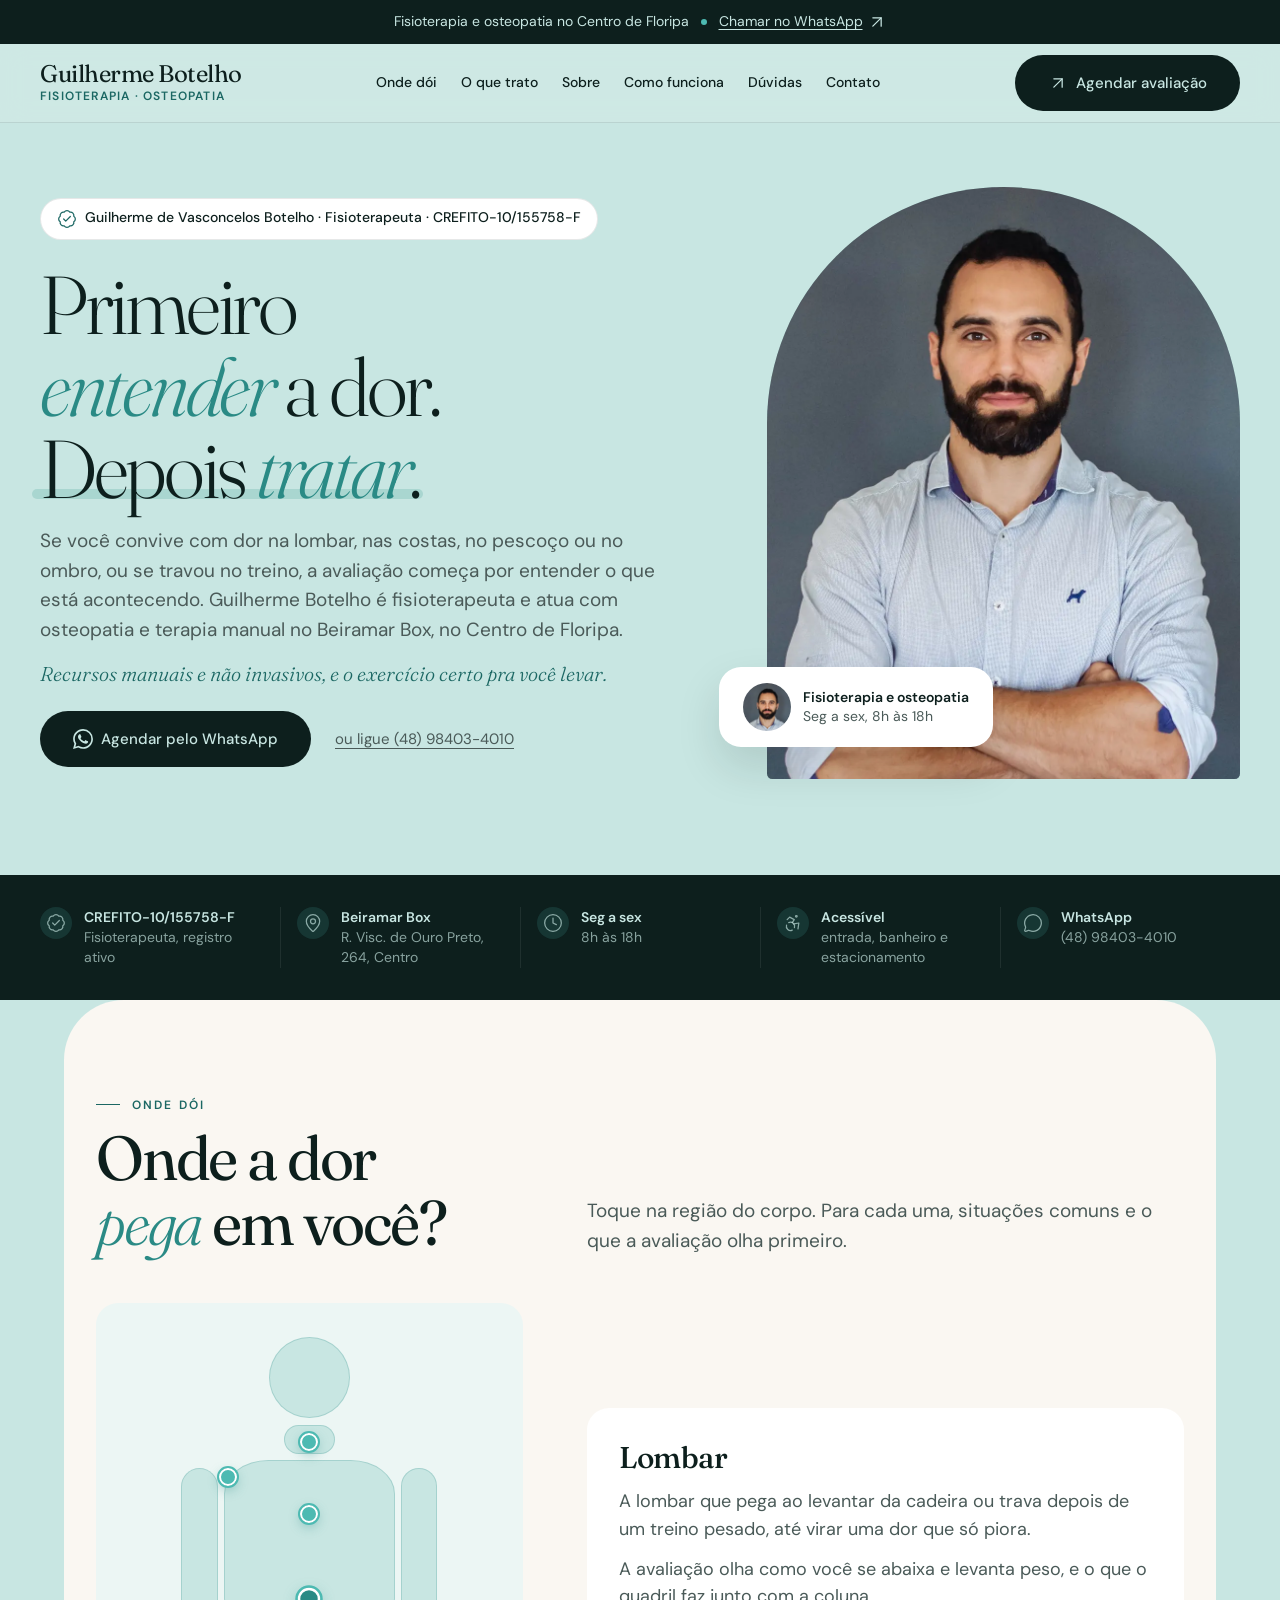
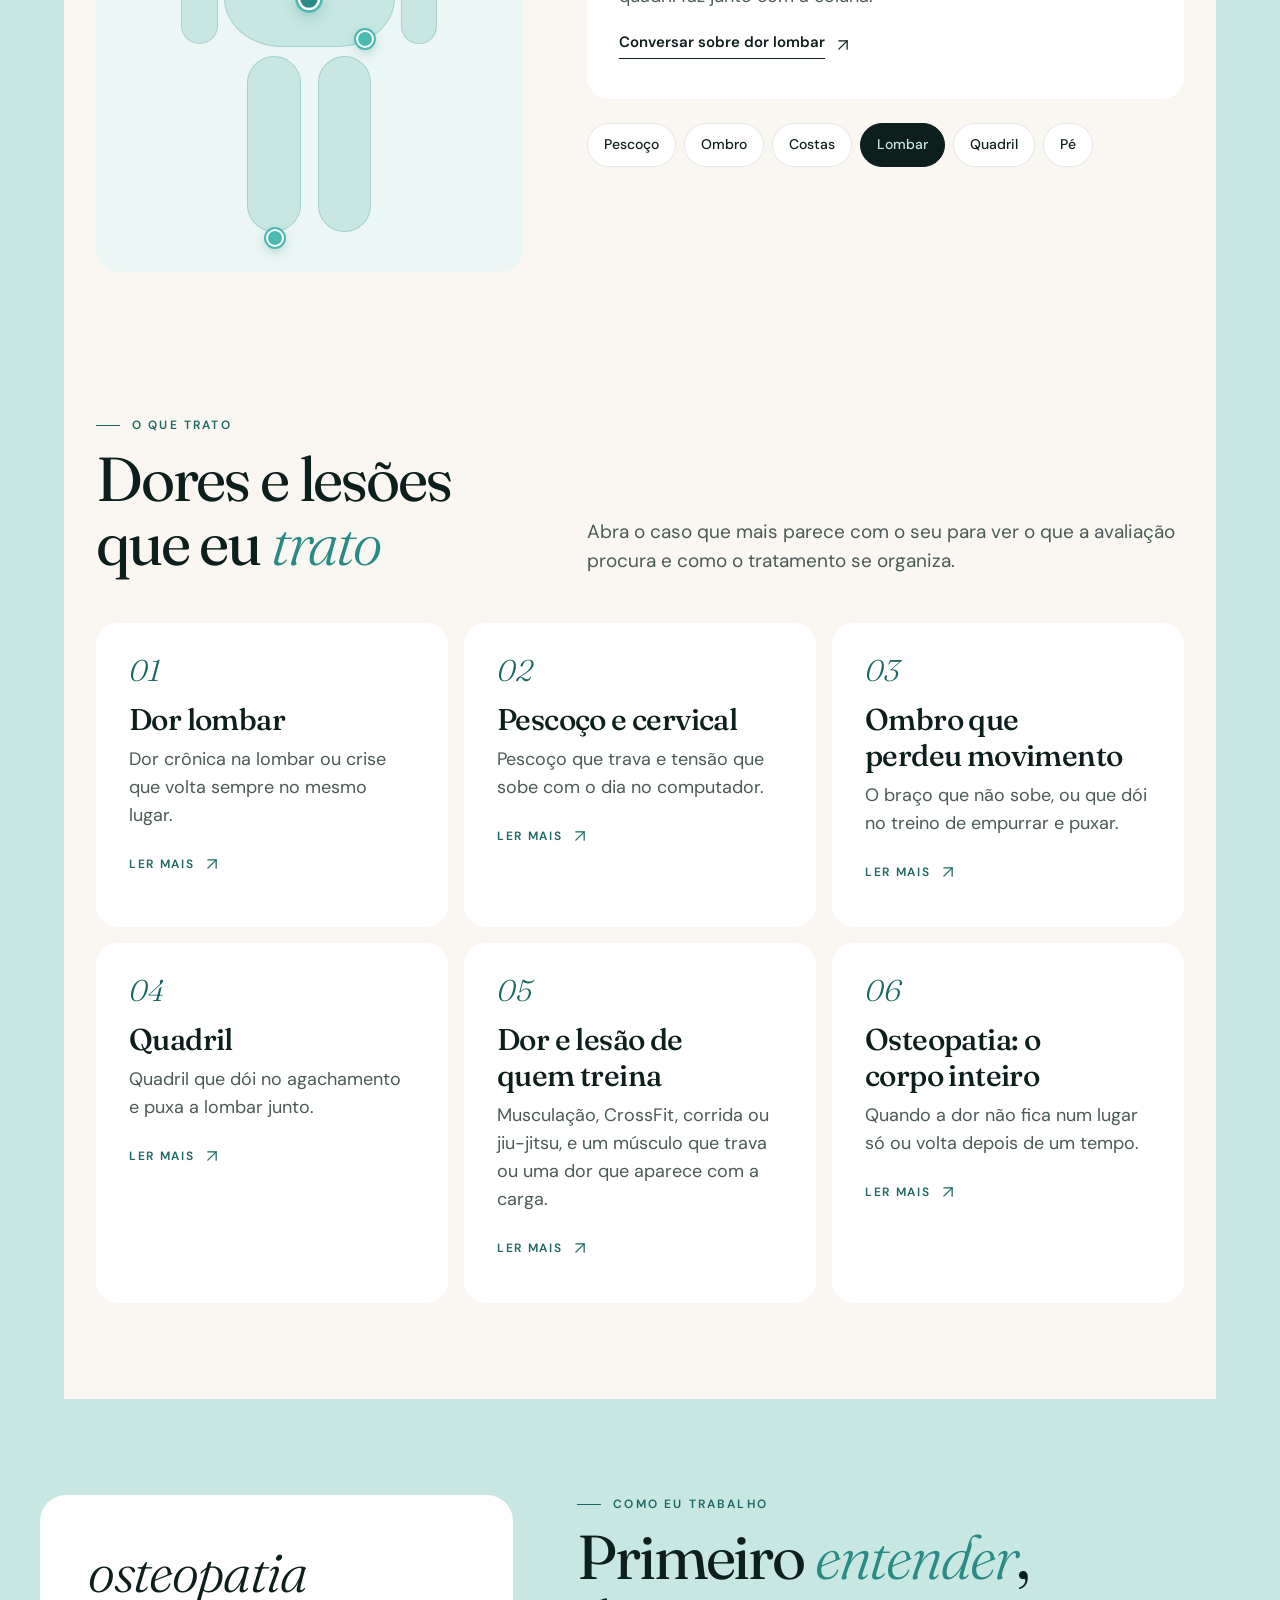
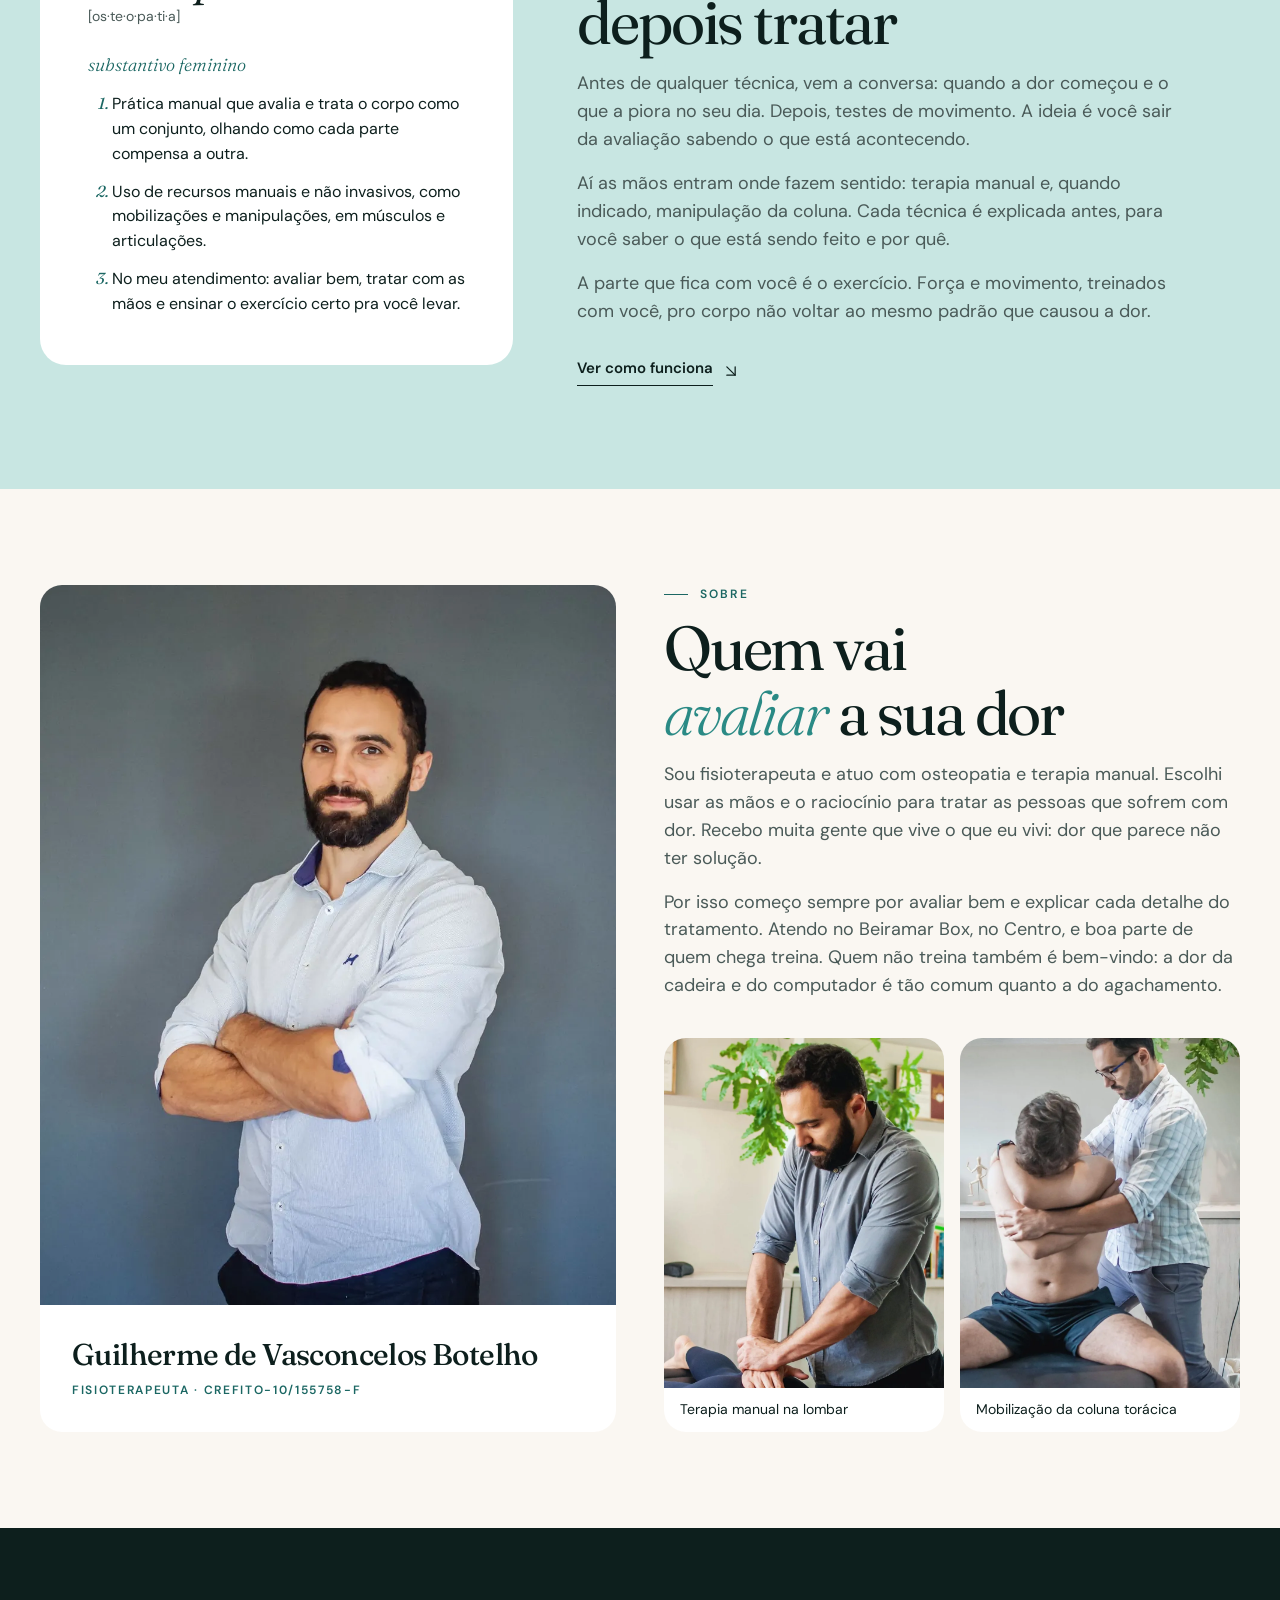
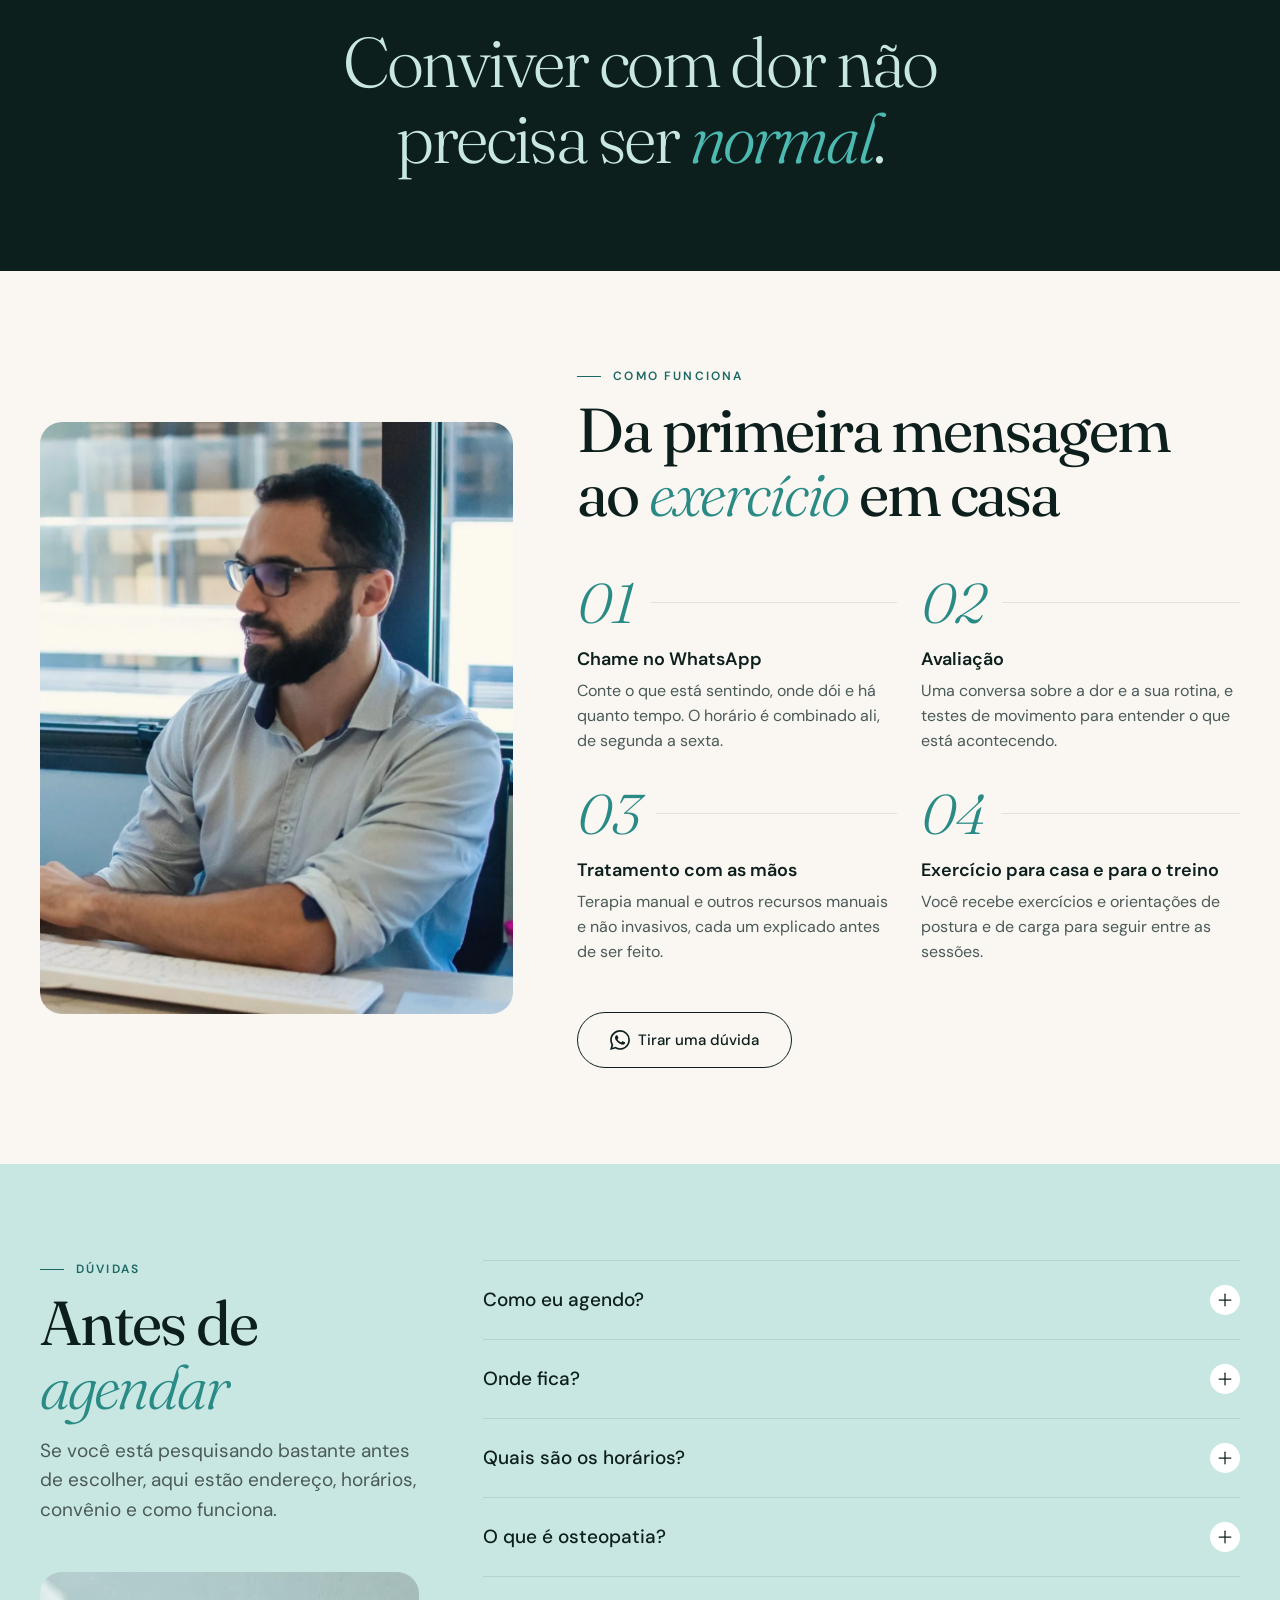
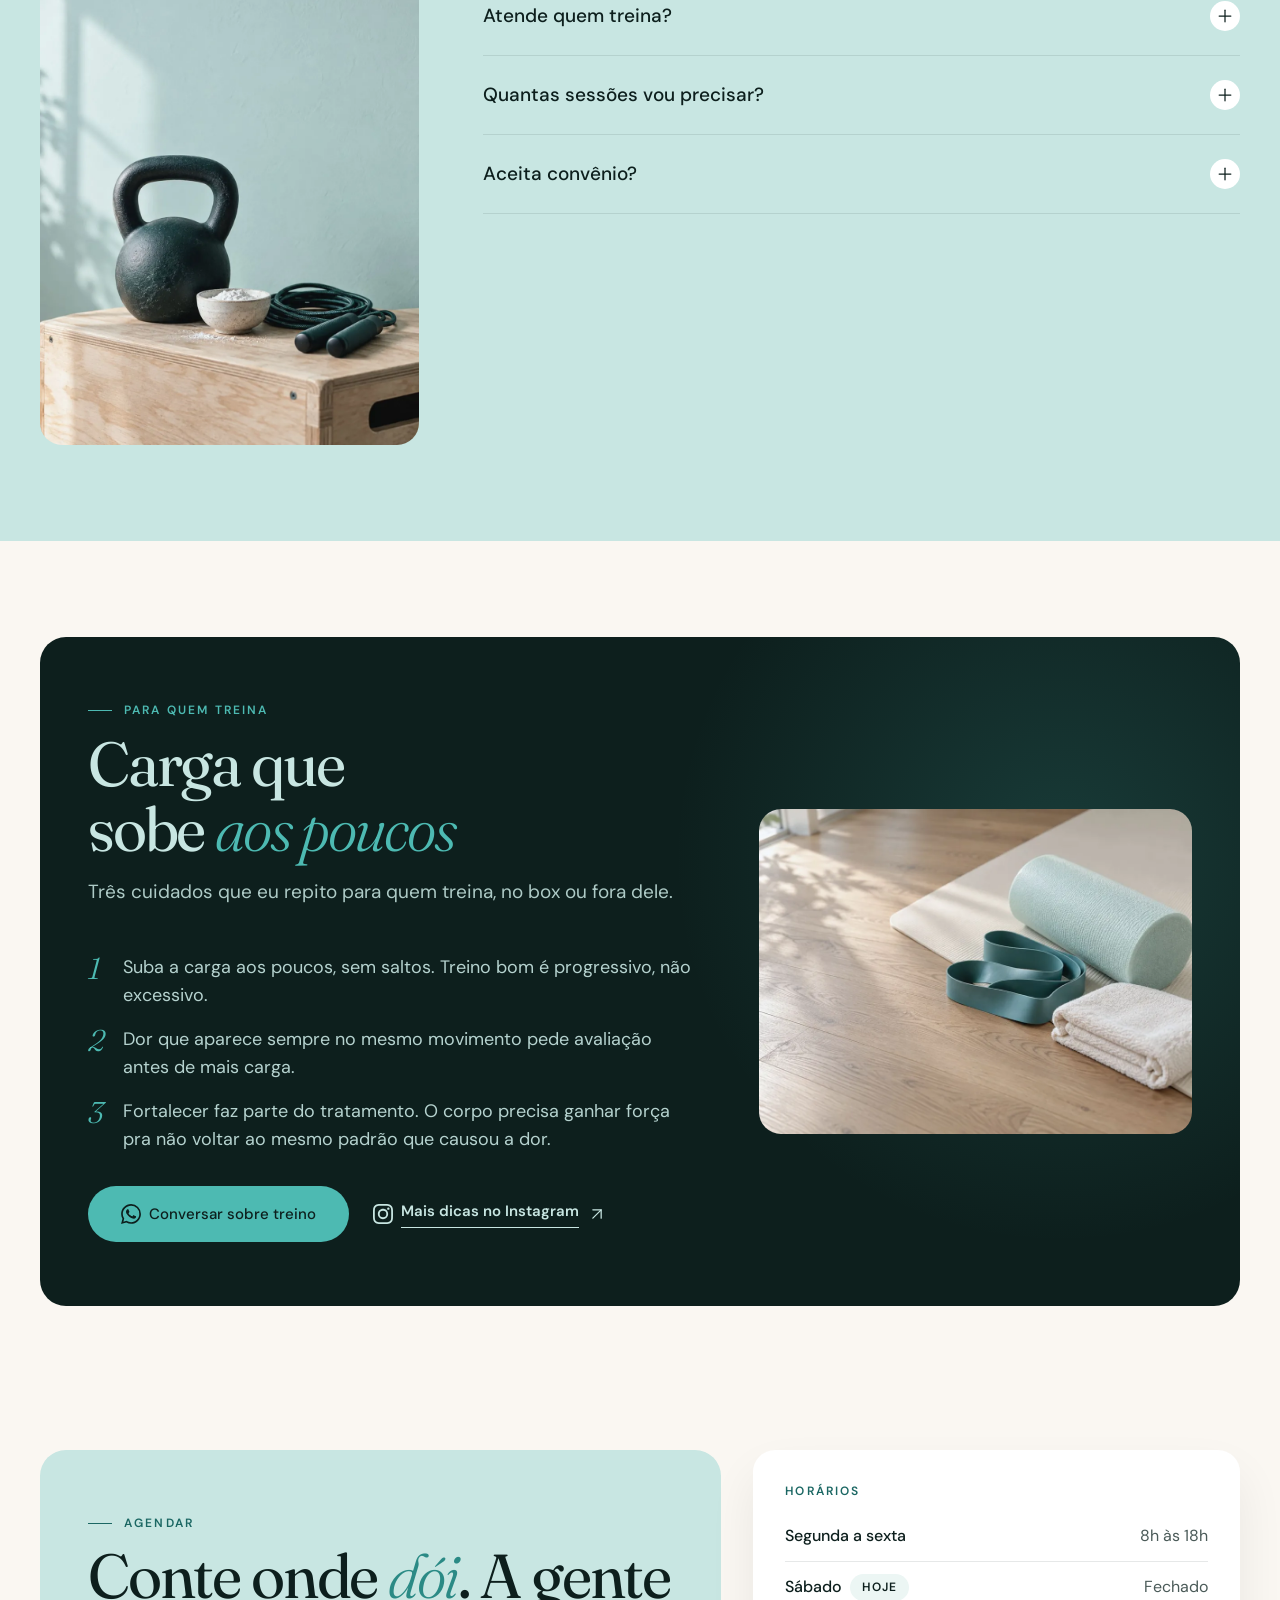
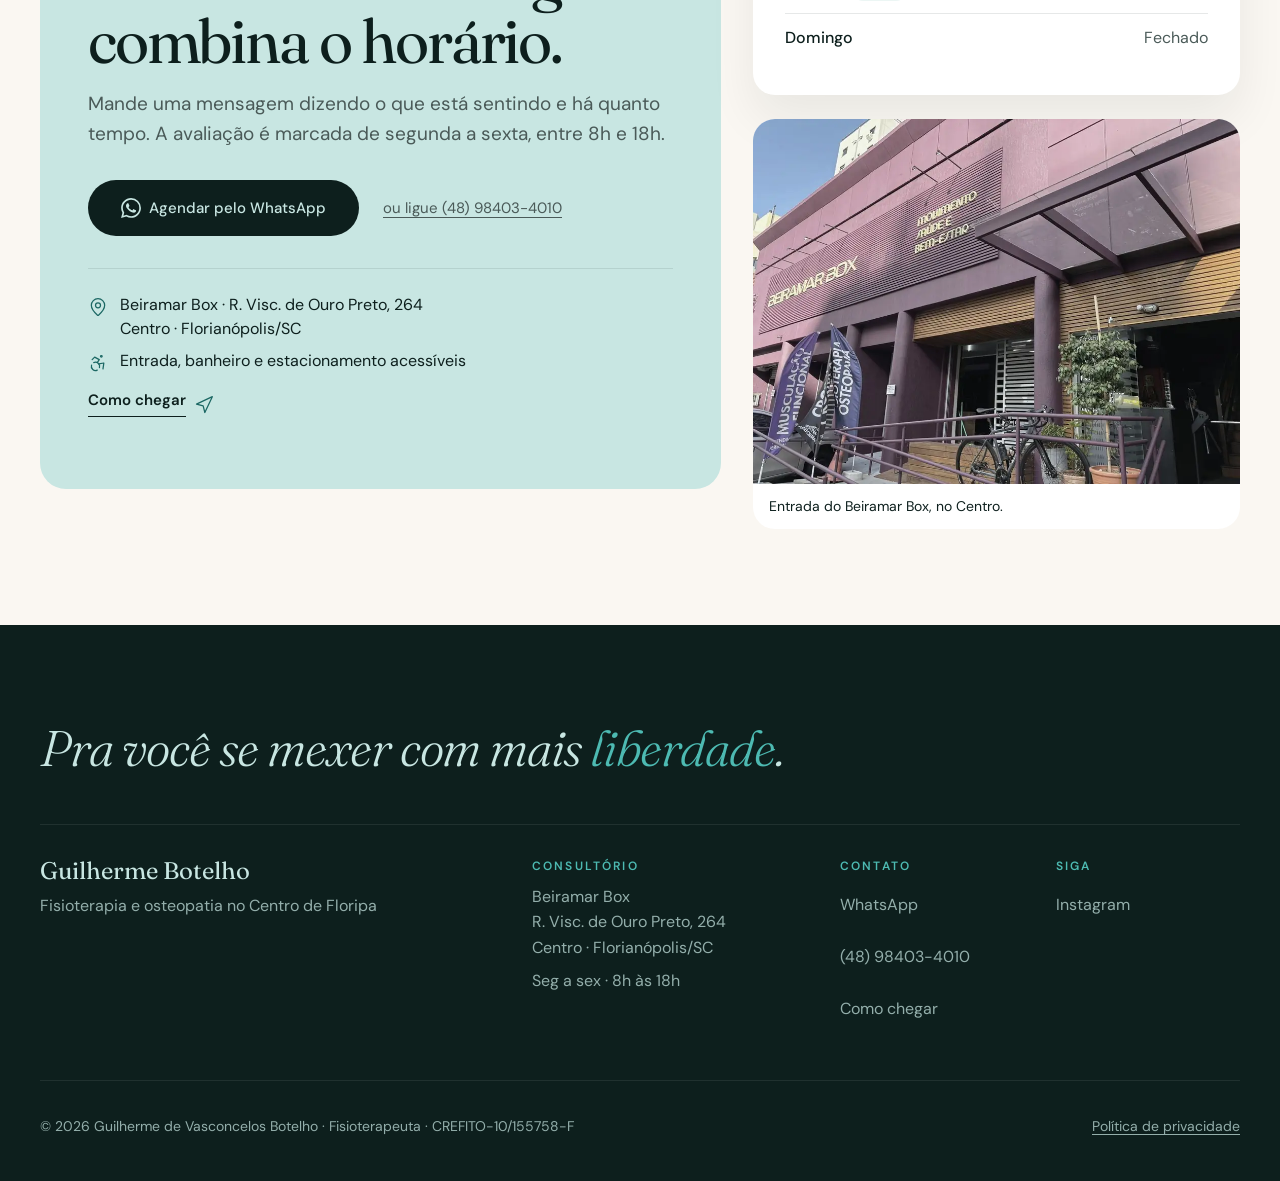
<file: index.html>
<!DOCTYPE html>
<html lang="pt-BR">
<head>
<meta charset="UTF-8">
<meta name="viewport" content="width=device-width, initial-scale=1">
<!-- PRÉ-VENDA: não remover até o Armin fechar a venda -->
<meta name="robots" content="noindex, nofollow">
<title>Fisioterapeuta no Centro, Florianópolis · Guilherme Botelho</title>
<meta name="description" content="Guilherme Botelho é fisioterapeuta e atua com osteopatia e terapia manual no Beiramar Box, Centro de Florianópolis. Agende a avaliação pelo WhatsApp.">
<meta property="og:title" content="Fisioterapeuta no Centro, Florianópolis · Guilherme Botelho">
<meta property="og:description" content="Guilherme Botelho é fisioterapeuta e atua com osteopatia e terapia manual no Beiramar Box, Centro de Florianópolis. Agende a avaliação pelo WhatsApp.">
<meta property="og:type" content="website">
<meta property="og:locale" content="pt_BR">
<meta property="og:url" content="https://infomediamethods-sys.github.io/guilherme-botelho-fisioterapeuta/">
<meta property="og:image" content="https://infomediamethods-sys.github.io/guilherme-botelho-fisioterapeuta/assets/img/og-guilherme.jpg">
<meta name="theme-color" content="#C8E6E2">
<link rel="icon" href="data:image/svg+xml,%3Csvg%20xmlns%3D%22http%3A%2F%2Fwww.w3.org%2F2000%2Fsvg%22%20viewBox%3D%220%200%2064%2064%22%3E%3Crect%20width%3D%2264%22%20height%3D%2264%22%20rx%3D%2214%22%20fill%3D%22%230D1F1D%22%2F%3E%3Ctext%20x%3D%2232%22%20y%3D%2242%22%20text-anchor%3D%22middle%22%20font-family%3D%22Georgia%2Cserif%22%20font-size%3D%2228%22%20fill%3D%22%23C8E6E2%22%3EGB%3C%2Ftext%3E%3C%2Fsvg%3E">
<link rel="preconnect" href="https://fonts.googleapis.com">
<link rel="preconnect" href="https://fonts.gstatic.com" crossorigin>
<link href="https://fonts.googleapis.com/css2?family=Fraunces:ital,opsz,wght@0,9..144,300;0,9..144,400;0,9..144,500;1,9..144,300&family=DM+Sans:wght@400;500;600&display=swap" rel="stylesheet">
<link rel="preload" as="image" media="(max-width: 899px)" imagesrcset="assets/img/heroi-retrato-celular-480.webp 480w, assets/img/heroi-retrato-celular-960.webp 960w" imagesizes="100vw">
<link rel="stylesheet" href="assets/css/base.css">
<link rel="stylesheet" href="assets/css/style.css">
<script type="application/ld+json">{"@context":"https://schema.org","@graph":[{"@type":"Person","@id":"https://infomediamethods-sys.github.io/guilherme-botelho-fisioterapeuta/#guilherme","name":"Guilherme de Vasconcelos Botelho","alternateName":"Guilherme Botelho","jobTitle":"Fisioterapeuta","identifier":"CREFITO-10/155758-F","sameAs":["https://www.instagram.com/guilhermebotelhoosteopatia/"],"worksFor":{"@id":"https://infomediamethods-sys.github.io/guilherme-botelho-fisioterapeuta/#consultorio"}},{"@type":"MedicalBusiness","@id":"https://infomediamethods-sys.github.io/guilherme-botelho-fisioterapeuta/#consultorio","name":"Guilherme Botelho · Fisioterapia e osteopatia","url":"https://infomediamethods-sys.github.io/guilherme-botelho-fisioterapeuta/","image":"https://infomediamethods-sys.github.io/guilherme-botelho-fisioterapeuta/assets/img/og-guilherme.jpg","telephone":"+55 48 98403-4010","address":{"@type":"PostalAddress","streetAddress":"R. Visc. de Ouro Preto, 264 (Beiramar Box)","addressLocality":"Florianópolis","addressRegion":"SC","addressCountry":"BR"},"geo":{"@type":"GeoCoordinates","latitude":-27.5948816,"longitude":-48.5476744},"openingHours":"Mo-Fr 08:00-18:00","hasMap":"https://www.google.com/maps/place/Guilherme+Botelho+-+Fisioterapeuta+e+Osteopata/data=!4m7!3m6!1s0x9527392960eb740b:0x366323e6d070c295!8m2!3d-27.5948816!4d-48.5476744!16s%2Fg%2F11rnjy53hc!19sChIJC3TrYCk5J5URlcJw0OYjYzY","founder":{"@id":"https://infomediamethods-sys.github.io/guilherme-botelho-fisioterapeuta/#guilherme"}}]}</script>
</head>
<body>
<a class="pular-conteudo" href="#conteudo">Pular para o conteúdo</a>

<div class="aviso fundo-escuro">
  <p class="aviso__texto"><span>Fisioterapia e osteopatia no Centro de Floripa</span><span class="aviso__ponto" aria-hidden="true"></span><a class="aviso__link" href="https://wa.me/5548984034010?text=Ol%C3%A1%2C%20Guilherme!%20Vi%20seu%20site%20e%20quero%20agendar%20uma%20avalia%C3%A7%C3%A3o." target="_blank" rel="noopener">Chamar no WhatsApp <svg aria-hidden="true" focusable="false" class="icone icone--arrow-up-right" xmlns="http://www.w3.org/2000/svg" width="24" height="24" viewBox="0 0 24 24" fill="none" stroke="currentColor" stroke-width="1.5" stroke-linecap="round" stroke-linejoin="round" ><path d="M7 7h10v10" /><path d="M7 17 17 7" /></svg></a></p>
</div>

<header class="cabecalho" data-header>
  <div class="container cabecalho__linha">
    <a class="marca" href="#inicio" aria-label="Guilherme Botelho, início">
      <span class="marca__nome">Guilherme Botelho</span>
      <span class="marca__rotulo">Fisioterapia · Osteopatia</span>
    </a>
    <nav class="nav" aria-label="Principal">
      <ul class="nav__lista" role="list">
        <li><a class="nav__link" href="#onde-doi">Onde dói</a></li>
        <li><a class="nav__link" href="#o-que-trato">O que trato</a></li>
        <li><a class="nav__link" href="#sobre">Sobre</a></li>
        <li><a class="nav__link" href="#como-funciona">Como funciona</a></li>
        <li><a class="nav__link" href="#duvidas">Dúvidas</a></li>
        <li><a class="nav__link" href="#agendar">Contato</a></li>
      </ul>
    </nav>
    <div class="cabecalho__acoes">
      <a class="cabecalho__tel" href="tel:+5548984034010"><svg aria-hidden="true" focusable="false" class="icone icone--phone" xmlns="http://www.w3.org/2000/svg" width="24" height="24" viewBox="0 0 24 24" fill="none" stroke="currentColor" stroke-width="1.5" stroke-linecap="round" stroke-linejoin="round" ><path d="M13.832 16.568a1 1 0 0 0 1.213-.303l.355-.465A2 2 0 0 1 17 15h3a2 2 0 0 1 2 2v3a2 2 0 0 1-2 2A18 18 0 0 1 2 4a2 2 0 0 1 2-2h3a2 2 0 0 1 2 2v3a2 2 0 0 1-.8 1.6l-.468.351a1 1 0 0 0-.292 1.233 14 14 0 0 0 6.392 6.384" /></svg><span>(48) 98403-4010</span></a>
      <a class="botao botao--primario cabecalho__cta" href="https://wa.me/5548984034010?text=Ol%C3%A1%2C%20Guilherme!%20Vi%20seu%20site%20e%20quero%20agendar%20uma%20avalia%C3%A7%C3%A3o." target="_blank" rel="noopener"><svg aria-hidden="true" focusable="false" class="icone icone--arrow-up-right" xmlns="http://www.w3.org/2000/svg" width="24" height="24" viewBox="0 0 24 24" fill="none" stroke="currentColor" stroke-width="1.5" stroke-linecap="round" stroke-linejoin="round" ><path d="M7 7h10v10" /><path d="M7 17 17 7" /></svg><span class="cta-longo">Agendar avaliação</span><span class="cta-curto">Agendar</span></a>
      <button class="cabecalho__menu" type="button" data-abrir-menu aria-expanded="false" aria-controls="menu-celular" aria-label="Abrir menu">
        <span class="cabecalho__barra" aria-hidden="true"></span><span class="cabecalho__barra" aria-hidden="true"></span>
      </button>
    </div>
  </div>
</header>
<nav class="menu-celular" id="menu-celular" aria-hidden="true" aria-label="Menu">
  <ul class="menu-celular__lista" role="list">
    <li><a class="menu-celular__link" href="#onde-doi">Onde dói</a></li>
    <li><a class="menu-celular__link" href="#o-que-trato">O que trato</a></li>
    <li><a class="menu-celular__link" href="#sobre">Sobre</a></li>
    <li><a class="menu-celular__link" href="#como-funciona">Como funciona</a></li>
    <li><a class="menu-celular__link" href="#duvidas">Dúvidas</a></li>
    <li><a class="menu-celular__link" href="#agendar">Contato</a></li>
  </ul>
  <a class="botao botao--primario" href="https://wa.me/5548984034010?text=Ol%C3%A1%2C%20Guilherme!%20Vi%20seu%20site%20e%20quero%20agendar%20uma%20avalia%C3%A7%C3%A3o." target="_blank" rel="noopener"><svg class="icone icone--marca" width="24" height="24" fill="currentColor" aria-hidden="true" focusable="false" role="img" viewBox="0 0 24 24" xmlns="http://www.w3.org/2000/svg"><path d="M17.472 14.382c-.297-.149-1.758-.867-2.03-.967-.273-.099-.471-.148-.67.15-.197.297-.767.966-.94 1.164-.173.199-.347.223-.644.075-.297-.15-1.255-.463-2.39-1.475-.883-.788-1.48-1.761-1.653-2.059-.173-.297-.018-.458.13-.606.134-.133.298-.347.446-.52.149-.174.198-.298.298-.497.099-.198.05-.371-.025-.52-.075-.149-.669-1.612-.916-2.207-.242-.579-.487-.5-.669-.51-.173-.008-.371-.01-.57-.01-.198 0-.52.074-.792.372-.272.297-1.04 1.016-1.04 2.479 0 1.462 1.065 2.875 1.213 3.074.149.198 2.096 3.2 5.077 4.487.709.306 1.262.489 1.694.625.712.227 1.36.195 1.871.118.571-.085 1.758-.719 2.006-1.413.248-.694.248-1.289.173-1.413-.074-.124-.272-.198-.57-.347m-5.421 7.403h-.004a9.87 9.87 0 01-5.031-1.378l-.361-.214-3.741.982.998-3.648-.235-.374a9.86 9.86 0 01-1.51-5.26c.001-5.45 4.436-9.884 9.888-9.884 2.64 0 5.122 1.03 6.988 2.898a9.825 9.825 0 012.893 6.994c-.003 5.45-4.437 9.884-9.885 9.884m8.413-18.297A11.815 11.815 0 0012.05 0C5.495 0 .16 5.335.157 11.892c0 2.096.547 4.142 1.588 5.945L.057 24l6.305-1.654a11.882 11.882 0 005.683 1.448h.005c6.554 0 11.89-5.335 11.893-11.893a11.821 11.821 0 00-3.48-8.413Z"/></svg>Agendar pelo WhatsApp</a>
  <a class="menu-celular__tel" href="tel:+5548984034010"><svg aria-hidden="true" focusable="false" class="icone icone--phone" xmlns="http://www.w3.org/2000/svg" width="24" height="24" viewBox="0 0 24 24" fill="none" stroke="currentColor" stroke-width="1.5" stroke-linecap="round" stroke-linejoin="round" ><path d="M13.832 16.568a1 1 0 0 0 1.213-.303l.355-.465A2 2 0 0 1 17 15h3a2 2 0 0 1 2 2v3a2 2 0 0 1-2 2A18 18 0 0 1 2 4a2 2 0 0 1 2-2h3a2 2 0 0 1 2 2v3a2 2 0 0 1-.8 1.6l-.468.351a1 1 0 0 0-.292 1.233 14 14 0 0 0 6.392 6.384" /></svg>(48) 98403-4010</a>
</nav>

<main id="conteudo">

  <section class="heroi" id="inicio" data-heroi>
    <div class="container heroi__grade">
      <div class="heroi__texto">
        <p class="chip" data-entra style="--d:0s"><svg aria-hidden="true" focusable="false" class="icone icone--badge-check" xmlns="http://www.w3.org/2000/svg" width="24" height="24" viewBox="0 0 24 24" fill="none" stroke="currentColor" stroke-width="1.5" stroke-linecap="round" stroke-linejoin="round" ><path d="M3.85 8.62a4 4 0 0 1 4.78-4.77 4 4 0 0 1 6.74 0 4 4 0 0 1 4.78 4.78 4 4 0 0 1 0 6.74 4 4 0 0 1-4.77 4.78 4 4 0 0 1-6.75 0 4 4 0 0 1-4.78-4.77 4 4 0 0 1 0-6.76Z" /><path d="m16 9-5.5 5.5L8 12" /></svg><span>Guilherme de Vasconcelos <span class="nowrap">Botelho ·</span> <span class="nowrap">Fisioterapeuta ·</span> <span class="nowrap">CREFITO-10/155758-F</span></span></p>
        <h1 class="h1 heroi__titulo" data-entra style="--d:.07s">Primeiro <span class="nowrap"><em>entender</em> a dor.</span><br> <span class="traco">Depois <em>tratar</em>.</span></h1>
        <p class="lead heroi__apoio" data-entra style="--d:.14s">Se você convive com dor na lombar, nas costas, no pescoço ou no ombro, ou se travou no treino, a avaliação começa por entender o que está acontecendo. Guilherme Botelho é fisioterapeuta e atua com osteopatia e terapia manual no Beiramar Box, no Centro de Floripa.</p>
        <p class="heroi__assinatura" data-entra style="--d:.2s">Recursos manuais e não invasivos, e o exercício certo pra você levar.</p>
        <div class="heroi__acoes" data-entra style="--d:.26s">
          <a class="botao botao--primario" href="https://wa.me/5548984034010?text=Ol%C3%A1%2C%20Guilherme!%20Vi%20seu%20site%20e%20quero%20agendar%20uma%20avalia%C3%A7%C3%A3o." target="_blank" rel="noopener"><svg class="icone icone--marca" width="24" height="24" fill="currentColor" aria-hidden="true" focusable="false" role="img" viewBox="0 0 24 24" xmlns="http://www.w3.org/2000/svg"><path d="M17.472 14.382c-.297-.149-1.758-.867-2.03-.967-.273-.099-.471-.148-.67.15-.197.297-.767.966-.94 1.164-.173.199-.347.223-.644.075-.297-.15-1.255-.463-2.39-1.475-.883-.788-1.48-1.761-1.653-2.059-.173-.297-.018-.458.13-.606.134-.133.298-.347.446-.52.149-.174.198-.298.298-.497.099-.198.05-.371-.025-.52-.075-.149-.669-1.612-.916-2.207-.242-.579-.487-.5-.669-.51-.173-.008-.371-.01-.57-.01-.198 0-.52.074-.792.372-.272.297-1.04 1.016-1.04 2.479 0 1.462 1.065 2.875 1.213 3.074.149.198 2.096 3.2 5.077 4.487.709.306 1.262.489 1.694.625.712.227 1.36.195 1.871.118.571-.085 1.758-.719 2.006-1.413.248-.694.248-1.289.173-1.413-.074-.124-.272-.198-.57-.347m-5.421 7.403h-.004a9.87 9.87 0 01-5.031-1.378l-.361-.214-3.741.982.998-3.648-.235-.374a9.86 9.86 0 01-1.51-5.26c.001-5.45 4.436-9.884 9.888-9.884 2.64 0 5.122 1.03 6.988 2.898a9.825 9.825 0 012.893 6.994c-.003 5.45-4.437 9.884-9.885 9.884m8.413-18.297A11.815 11.815 0 0012.05 0C5.495 0 .16 5.335.157 11.892c0 2.096.547 4.142 1.588 5.945L.057 24l6.305-1.654a11.882 11.882 0 005.683 1.448h.005c6.554 0 11.89-5.335 11.893-11.893a11.821 11.821 0 00-3.48-8.413Z"/></svg>Agendar pelo WhatsApp</a>
          <a class="link-tel" href="tel:+5548984034010">ou ligue (48) 98403-4010</a>
        </div>
      </div>
      <div class="heroi__midia" data-entra style="--d:.3s" data-entra-foto>
        <div class="heroi__arco">
          <picture>
  <source type="image/webp" media="(max-width: 899px)" srcset="assets/img/heroi-retrato-celular-480.webp 480w, assets/img/heroi-retrato-celular-960.webp 960w" sizes="100vw">
  <source type="image/webp" srcset="assets/img/heroi-retrato-960.webp 960w" sizes="100vw">
  <img src="assets/img/heroi-retrato-960.jpg" width="1280" height="1600" alt="Guilherme Botelho, fisioterapeuta, de braços cruzados, com camisa azul-clara" decoding="async" fetchpriority="high">
</picture>
        </div>
        <div class="flutuante">
          <picture class="flutuante__avatar">
  <source type="image/webp" media="(max-width: 899px)" srcset="assets/img/avatar-guilherme-480.webp 480w, assets/img/avatar-guilherme-960.webp 960w" sizes="100vw">
  <source type="image/webp" srcset="assets/img/avatar-guilherme-960.webp 960w" sizes="50vw">
  <img src="assets/img/avatar-guilherme-960.jpg" width="400" height="400" alt="" decoding="async">
</picture>
          <p class="flutuante__texto"><strong>Fisioterapia e osteopatia</strong><span>Seg a sex, 8h às 18h</span></p>
        </div>
      </div>
    </div>
  </section>

  <section class="selos fundo-escuro" aria-label="Registro, endereço e contato">
    <div class="container">
      <ul class="selos__lista" role="list">
        <li class="selo"><span class="selo__icone"><svg aria-hidden="true" focusable="false" class="icone icone--badge-check" xmlns="http://www.w3.org/2000/svg" width="24" height="24" viewBox="0 0 24 24" fill="none" stroke="currentColor" stroke-width="1.5" stroke-linecap="round" stroke-linejoin="round" ><path d="M3.85 8.62a4 4 0 0 1 4.78-4.77 4 4 0 0 1 6.74 0 4 4 0 0 1 4.78 4.78 4 4 0 0 1 0 6.74 4 4 0 0 1-4.77 4.78 4 4 0 0 1-6.75 0 4 4 0 0 1-4.78-4.77 4 4 0 0 1 0-6.76Z" /><path d="m16 9-5.5 5.5L8 12" /></svg></span><p><strong>CREFITO-10/155758-F</strong><span>Fisioterapeuta, registro ativo</span></p></li>
        <li class="selo"><span class="selo__icone"><svg aria-hidden="true" focusable="false" class="icone icone--map-pin" xmlns="http://www.w3.org/2000/svg" width="24" height="24" viewBox="0 0 24 24" fill="none" stroke="currentColor" stroke-width="1.5" stroke-linecap="round" stroke-linejoin="round" ><path d="M20 10c0 4.993-5.539 10.193-7.399 11.799a1 1 0 0 1-1.202 0C9.539 20.193 4 14.993 4 10a8 8 0 0 1 16 0" /><circle cx="12" cy="10" r="3" /></svg></span><p><strong>Beiramar Box</strong><span>R. Visc. de Ouro Preto, 264, Centro</span></p></li>
        <li class="selo"><span class="selo__icone"><svg aria-hidden="true" focusable="false" class="icone icone--clock" xmlns="http://www.w3.org/2000/svg" width="24" height="24" viewBox="0 0 24 24" fill="none" stroke="currentColor" stroke-width="1.5" stroke-linecap="round" stroke-linejoin="round" ><circle cx="12" cy="12" r="10" /><path d="M12 6v6l4 2" /></svg></span><p><strong>Seg a sex</strong><span>8h às 18h</span></p></li>
        <li class="selo"><span class="selo__icone"><svg aria-hidden="true" focusable="false" class="icone icone--accessibility" xmlns="http://www.w3.org/2000/svg" width="24" height="24" viewBox="0 0 24 24" fill="none" stroke="currentColor" stroke-width="1.5" stroke-linecap="round" stroke-linejoin="round" ><circle cx="16" cy="4" r="1" /><path d="m18 19 1-7-6 1" /><path d="m5 8 3-3 5.5 3-2.36 3.5" /><path d="M4.24 14.5a5 5 0 0 0 6.88 6" /><path d="M13.76 17.5a5 5 0 0 0-6.88-6" /></svg></span><p><strong>Acessível</strong><span>entrada, banheiro e estacionamento</span></p></li>
        <li class="selo"><span class="selo__icone"><svg aria-hidden="true" focusable="false" class="icone icone--message-circle" xmlns="http://www.w3.org/2000/svg" width="24" height="24" viewBox="0 0 24 24" fill="none" stroke="currentColor" stroke-width="1.5" stroke-linecap="round" stroke-linejoin="round" ><path d="M2.992 16.342a2 2 0 0 1 .094 1.167l-1.065 3.29a1 1 0 0 0 1.236 1.168l3.413-.998a2 2 0 0 1 1.099.092 10 10 0 1 0-4.777-4.719" /></svg></span><p><strong>WhatsApp</strong><span>(48) 98403-4010</span></p></li>
      </ul>
      <div class="selos__acoes">
        <a class="botao botao--teal" href="https://wa.me/5548984034010?text=Ol%C3%A1%2C%20Guilherme!%20Vi%20seu%20site%20e%20quero%20agendar%20uma%20avalia%C3%A7%C3%A3o." target="_blank" rel="noopener"><svg class="icone icone--marca" width="24" height="24" fill="currentColor" aria-hidden="true" focusable="false" role="img" viewBox="0 0 24 24" xmlns="http://www.w3.org/2000/svg"><path d="M17.472 14.382c-.297-.149-1.758-.867-2.03-.967-.273-.099-.471-.148-.67.15-.197.297-.767.966-.94 1.164-.173.199-.347.223-.644.075-.297-.15-1.255-.463-2.39-1.475-.883-.788-1.48-1.761-1.653-2.059-.173-.297-.018-.458.13-.606.134-.133.298-.347.446-.52.149-.174.198-.298.298-.497.099-.198.05-.371-.025-.52-.075-.149-.669-1.612-.916-2.207-.242-.579-.487-.5-.669-.51-.173-.008-.371-.01-.57-.01-.198 0-.52.074-.792.372-.272.297-1.04 1.016-1.04 2.479 0 1.462 1.065 2.875 1.213 3.074.149.198 2.096 3.2 5.077 4.487.709.306 1.262.489 1.694.625.712.227 1.36.195 1.871.118.571-.085 1.758-.719 2.006-1.413.248-.694.248-1.289.173-1.413-.074-.124-.272-.198-.57-.347m-5.421 7.403h-.004a9.87 9.87 0 01-5.031-1.378l-.361-.214-3.741.982.998-3.648-.235-.374a9.86 9.86 0 01-1.51-5.26c.001-5.45 4.436-9.884 9.888-9.884 2.64 0 5.122 1.03 6.988 2.898a9.825 9.825 0 012.893 6.994c-.003 5.45-4.437 9.884-9.885 9.884m8.413-18.297A11.815 11.815 0 0012.05 0C5.495 0 .16 5.335.157 11.892c0 2.096.547 4.142 1.588 5.945L.057 24l6.305-1.654a11.882 11.882 0 005.683 1.448h.005c6.554 0 11.89-5.335 11.893-11.893a11.821 11.821 0 00-3.48-8.413Z"/></svg>Chamar no WhatsApp</a>
        <a class="link-tel link-tel--claro" href="tel:+5548984034010">ou ligue (48) 98403-4010</a>
      </div>
    </div>
  </section>

  <div class="painel-fundo">
    <div class="painel">
      <section class="secao onde" id="onde-doi" aria-labelledby="onde-titulo">
        <div class="container">
          <div class="cabeca cabeca--dupla revelar">
            <div>
              <p class="eyebrow">Onde dói</p>
              <h2 class="h2" id="onde-titulo">Onde a dor <em>pega</em> em você?</h2>
            </div>
            <p class="lead">Toque na região do corpo. Para cada uma, situações comuns e o que a avaliação olha primeiro.</p>
          </div>
          <div class="mapa" data-mapa>
            <div class="mapa__corpo revelar">
              <div class="corpo" aria-hidden="true">
                <span class="corpo__parte corpo__parte--cabeca"></span>
                <span class="corpo__parte corpo__parte--pescoco"></span>
                <span class="corpo__parte corpo__parte--tronco"></span>
                <span class="corpo__parte corpo__parte--braco-e"></span>
                <span class="corpo__parte corpo__parte--braco-d"></span>
                <span class="corpo__parte corpo__parte--perna-e"></span>
                <span class="corpo__parte corpo__parte--perna-d"></span>
              </div>
              <button class="mapa__ponto" type="button" data-regiao="pescoco" aria-pressed="false" aria-label="Pescoço" style="--x:50%;--y:24.5%"><span class="mapa__marcador"></span></button>
              <button class="mapa__ponto" type="button" data-regiao="ombro" aria-pressed="false" aria-label="Ombro" style="--x:31%;--y:30.5%"><span class="mapa__marcador"></span></button>
              <button class="mapa__ponto" type="button" data-regiao="costas" aria-pressed="false" aria-label="Costas" style="--x:50%;--y:37%"><span class="mapa__marcador"></span></button>
              <button class="mapa__ponto" type="button" data-regiao="lombar" aria-pressed="true" aria-label="Lombar" style="--x:50%;--y:52%"><span class="mapa__marcador"></span></button>
              <button class="mapa__ponto" type="button" data-regiao="quadril" aria-pressed="false" aria-label="Quadril" style="--x:63%;--y:59%"><span class="mapa__marcador"></span></button>
              <button class="mapa__ponto" type="button" data-regiao="pe" aria-pressed="false" aria-label="Pé" style="--x:42%;--y:94%"><span class="mapa__marcador"></span></button>
            </div>
            <div class="mapa__lado revelar">
              <div class="mapa__painel" aria-live="polite">
                <div class="regiao" data-painel="lombar">
                  <h3 class="h3">Lombar</h3>
                  <p>A lombar que pega ao levantar da cadeira ou trava depois de um treino pesado, até virar uma dor que só piora.</p>
                  <p>A avaliação olha como você se abaixa e levanta peso, e o que o quadril faz junto com a coluna.</p>
                  <a class="link" href="https://wa.me/5548984034010?text=Ol%C3%A1%2C%20Guilherme!%20Vi%20seu%20site%20e%20quero%20conversar%20sobre%20uma%20dor%20na%20lombar." target="_blank" rel="noopener"><span>Conversar sobre dor lombar</span><svg aria-hidden="true" focusable="false" class="icone icone--arrow-up-right" xmlns="http://www.w3.org/2000/svg" width="24" height="24" viewBox="0 0 24 24" fill="none" stroke="currentColor" stroke-width="1.5" stroke-linecap="round" stroke-linejoin="round" ><path d="M7 7h10v10" /><path d="M7 17 17 7" /></svg></a>
                </div>
                <div class="regiao" data-painel="pescoco" hidden>
                  <h3 class="h3">Pescoço</h3>
                  <p>Dor ao virar a cabeça para dar ré no carro, ou o pescoço que amanhece travado depois de um dia inteiro no computador.</p>
                  <p>A avaliação olha a cervical junto com a coluna torácica.</p>
                  <a class="link" href="https://wa.me/5548984034010?text=Ol%C3%A1%2C%20Guilherme!%20Vi%20seu%20site%20e%20quero%20conversar%20sobre%20uma%20dor%20no%20pesco%C3%A7o." target="_blank" rel="noopener"><span>Conversar sobre dor no pescoço</span><svg aria-hidden="true" focusable="false" class="icone icone--arrow-up-right" xmlns="http://www.w3.org/2000/svg" width="24" height="24" viewBox="0 0 24 24" fill="none" stroke="currentColor" stroke-width="1.5" stroke-linecap="round" stroke-linejoin="round" ><path d="M7 7h10v10" /><path d="M7 17 17 7" /></svg></a>
                </div>
                <div class="regiao" data-painel="ombro" hidden>
                  <h3 class="h3">Ombro</h3>
                  <p>O braço que não sobe até o armário, ou a dor que aparece no supino e na barra.</p>
                  <p>A avaliação mede até onde ele vai e em que ponto a dor aparece.</p>
                  <a class="link" href="https://wa.me/5548984034010?text=Ol%C3%A1%2C%20Guilherme!%20Vi%20seu%20site%20e%20quero%20conversar%20sobre%20uma%20dor%20no%20ombro." target="_blank" rel="noopener"><span>Conversar sobre dor no ombro</span><svg aria-hidden="true" focusable="false" class="icone icone--arrow-up-right" xmlns="http://www.w3.org/2000/svg" width="24" height="24" viewBox="0 0 24 24" fill="none" stroke="currentColor" stroke-width="1.5" stroke-linecap="round" stroke-linejoin="round" ><path d="M7 7h10v10" /><path d="M7 17 17 7" /></svg></a>
                </div>
                <div class="regiao" data-painel="costas" hidden>
                  <h3 class="h3">Costas</h3>
                  <p>O ponto entre as escápulas que incomoda depois de horas sentado, as costas duras que pedem para destravar. A avaliação olha quanto a coluna torácica gira e se estende quando você se mexe.</p>
                  <a class="link" href="https://wa.me/5548984034010?text=Ol%C3%A1%2C%20Guilherme!%20Vi%20seu%20site%20e%20quero%20conversar%20sobre%20uma%20dor%20nas%20costas." target="_blank" rel="noopener"><span>Conversar sobre dor nas costas</span><svg aria-hidden="true" focusable="false" class="icone icone--arrow-up-right" xmlns="http://www.w3.org/2000/svg" width="24" height="24" viewBox="0 0 24 24" fill="none" stroke="currentColor" stroke-width="1.5" stroke-linecap="round" stroke-linejoin="round" ><path d="M7 7h10v10" /><path d="M7 17 17 7" /></svg></a>
                </div>
                <div class="regiao" data-painel="quadril" hidden>
                  <h3 class="h3">Quadril</h3>
                  <p>Dor ao correr, ao subir escada ou no fundo do agachamento. A avaliação olha o quadril em movimento, com o peso apoiado numa perna só.</p>
                  <a class="link" href="https://wa.me/5548984034010?text=Ol%C3%A1%2C%20Guilherme!%20Vi%20seu%20site%20e%20quero%20conversar%20sobre%20uma%20dor%20no%20quadril." target="_blank" rel="noopener"><span>Conversar sobre dor no quadril</span><svg aria-hidden="true" focusable="false" class="icone icone--arrow-up-right" xmlns="http://www.w3.org/2000/svg" width="24" height="24" viewBox="0 0 24 24" fill="none" stroke="currentColor" stroke-width="1.5" stroke-linecap="round" stroke-linejoin="round" ><path d="M7 7h10v10" /><path d="M7 17 17 7" /></svg></a>
                </div>
                <div class="regiao" data-painel="pe" hidden>
                  <h3 class="h3">Pé</h3>
                  <p>Dor no pé ou nos dedos ao caminhar, ou aquela que deixa você sem conseguir correr. A avaliação olha o pé e o tornozelo enquanto você caminha.</p>
                  <a class="link" href="https://wa.me/5548984034010?text=Ol%C3%A1%2C%20Guilherme!%20Vi%20seu%20site%20e%20quero%20conversar%20sobre%20uma%20dor%20no%20p%C3%A9." target="_blank" rel="noopener"><span>Conversar sobre dor no pé</span><svg aria-hidden="true" focusable="false" class="icone icone--arrow-up-right" xmlns="http://www.w3.org/2000/svg" width="24" height="24" viewBox="0 0 24 24" fill="none" stroke="currentColor" stroke-width="1.5" stroke-linecap="round" stroke-linejoin="round" ><path d="M7 7h10v10" /><path d="M7 17 17 7" /></svg></a>
                </div>
              </div>
              <div class="mapa__chips" role="group" aria-label="Regiões do corpo">
                <button class="chip-regiao" type="button" data-regiao="pescoco" aria-pressed="false">Pescoço</button>
                <button class="chip-regiao" type="button" data-regiao="ombro" aria-pressed="false">Ombro</button>
                <button class="chip-regiao" type="button" data-regiao="costas" aria-pressed="false">Costas</button>
                <button class="chip-regiao" type="button" data-regiao="lombar" aria-pressed="true">Lombar</button>
                <button class="chip-regiao" type="button" data-regiao="quadril" aria-pressed="false">Quadril</button>
                <button class="chip-regiao" type="button" data-regiao="pe" aria-pressed="false">Pé</button>
              </div>
            </div>
          </div>
        </div>
      </section>

      <section class="secao casos" id="o-que-trato" aria-labelledby="casos-titulo">
        <div class="container">
          <div class="cabeca cabeca--dupla revelar">
            <div>
              <p class="eyebrow">O que trato</p>
              <h2 class="h2" id="casos-titulo">Dores e lesões que eu <em>trato</em></h2>
            </div>
            <p class="lead">Abra o caso que mais parece com o seu para ver o que a avaliação procura e como o tratamento se organiza.</p>
          </div>
          <ul class="casos__grade" role="list">
            <li class="caso revelar" data-caso>
              <p class="caso__num" aria-hidden="true">01</p>
              <h3 class="h3 caso__titulo">Dor lombar</h3>
              <p class="caso__curto">Dor crônica na lombar ou crise que volta sempre no mesmo lugar.</p>
              <div class="caso__mais" id="caso-01">
                <div class="caso__mais-dentro">
                  <p>A avaliação procura a causa do problema antes de qualquer técnica. O tratamento junta terapia manual e, quando indicado, manipulação da coluna. Depois vem o exercício, porque o corpo precisa se fortalecer pra não voltar ao mesmo padrão que causou a dor.</p>
                  <a class="link" href="https://wa.me/5548984034010?text=Ol%C3%A1%2C%20Guilherme!%20Vi%20seu%20site%20e%20quero%20conversar%20sobre%20dor%20lombar." target="_blank" rel="noopener"><span>Conversar sobre dor lombar</span><svg aria-hidden="true" focusable="false" class="icone icone--arrow-up-right" xmlns="http://www.w3.org/2000/svg" width="24" height="24" viewBox="0 0 24 24" fill="none" stroke="currentColor" stroke-width="1.5" stroke-linecap="round" stroke-linejoin="round" ><path d="M7 7h10v10" /><path d="M7 17 17 7" /></svg></a>
                </div>
              </div>
              <button class="caso__abrir" type="button" aria-expanded="false" aria-controls="caso-01"><span class="caso__rotulo">Ler mais</span><svg aria-hidden="true" focusable="false" class="icone icone--arrow-up-right" xmlns="http://www.w3.org/2000/svg" width="24" height="24" viewBox="0 0 24 24" fill="none" stroke="currentColor" stroke-width="1.5" stroke-linecap="round" stroke-linejoin="round" ><path d="M7 7h10v10" /><path d="M7 17 17 7" /></svg><span class="sr-only"> sobre Dor lombar</span></button>
            </li>
            <li class="caso revelar" data-caso>
              <p class="caso__num" aria-hidden="true">02</p>
              <h3 class="h3 caso__titulo">Pescoço e cervical</h3>
              <p class="caso__curto">Pescoço que trava e tensão que sobe com o dia no computador.</p>
              <div class="caso__mais" id="caso-02">
                <div class="caso__mais-dentro">
                  <p>A terapia manual busca devolver movimento ao pescoço. A orientação de posturas e pausas vai para o seu dia de trabalho.</p>
                  <a class="link" href="https://wa.me/5548984034010?text=Ol%C3%A1%2C%20Guilherme!%20Vi%20seu%20site%20e%20quero%20conversar%20sobre%20o%20pesco%C3%A7o." target="_blank" rel="noopener"><span>Conversar sobre o pescoço</span><svg aria-hidden="true" focusable="false" class="icone icone--arrow-up-right" xmlns="http://www.w3.org/2000/svg" width="24" height="24" viewBox="0 0 24 24" fill="none" stroke="currentColor" stroke-width="1.5" stroke-linecap="round" stroke-linejoin="round" ><path d="M7 7h10v10" /><path d="M7 17 17 7" /></svg></a>
                </div>
              </div>
              <button class="caso__abrir" type="button" aria-expanded="false" aria-controls="caso-02"><span class="caso__rotulo">Ler mais</span><svg aria-hidden="true" focusable="false" class="icone icone--arrow-up-right" xmlns="http://www.w3.org/2000/svg" width="24" height="24" viewBox="0 0 24 24" fill="none" stroke="currentColor" stroke-width="1.5" stroke-linecap="round" stroke-linejoin="round" ><path d="M7 7h10v10" /><path d="M7 17 17 7" /></svg><span class="sr-only"> sobre Pescoço e cervical</span></button>
            </li>
            <li class="caso revelar" data-caso>
              <p class="caso__num" aria-hidden="true">03</p>
              <h3 class="h3 caso__titulo">Ombro que perdeu movimento</h3>
              <p class="caso__curto">O braço que não sobe, ou que dói no treino de empurrar e puxar.</p>
              <div class="caso__mais" id="caso-03">
                <div class="caso__mais-dentro">
                  <p>As mãos trabalham o ombro e a escápula. Os exercícios de força entram em seguida, com carga que sobe devagar.</p>
                  <a class="link" href="https://wa.me/5548984034010?text=Ol%C3%A1%2C%20Guilherme!%20Vi%20seu%20site%20e%20quero%20conversar%20sobre%20o%20ombro." target="_blank" rel="noopener"><span>Conversar sobre o ombro</span><svg aria-hidden="true" focusable="false" class="icone icone--arrow-up-right" xmlns="http://www.w3.org/2000/svg" width="24" height="24" viewBox="0 0 24 24" fill="none" stroke="currentColor" stroke-width="1.5" stroke-linecap="round" stroke-linejoin="round" ><path d="M7 7h10v10" /><path d="M7 17 17 7" /></svg></a>
                </div>
              </div>
              <button class="caso__abrir" type="button" aria-expanded="false" aria-controls="caso-03"><span class="caso__rotulo">Ler mais</span><svg aria-hidden="true" focusable="false" class="icone icone--arrow-up-right" xmlns="http://www.w3.org/2000/svg" width="24" height="24" viewBox="0 0 24 24" fill="none" stroke="currentColor" stroke-width="1.5" stroke-linecap="round" stroke-linejoin="round" ><path d="M7 7h10v10" /><path d="M7 17 17 7" /></svg><span class="sr-only"> sobre Ombro que perdeu movimento</span></button>
            </li>
            <li class="caso revelar" data-caso>
              <p class="caso__num" aria-hidden="true">04</p>
              <h3 class="h3 caso__titulo">Quadril</h3>
              <p class="caso__curto">Quadril que dói no agachamento e puxa a lombar junto.</p>
              <div class="caso__mais" id="caso-04">
                <div class="caso__mais-dentro">
                  <p>A lombar entra na avaliação junto com o quadril. Terapia manual para a mobilidade e exercício para sustentar o movimento no dia a dia e no treino.</p>
                  <a class="link" href="https://wa.me/5548984034010?text=Ol%C3%A1%2C%20Guilherme!%20Vi%20seu%20site%20e%20quero%20conversar%20sobre%20o%20quadril." target="_blank" rel="noopener"><span>Conversar sobre o quadril</span><svg aria-hidden="true" focusable="false" class="icone icone--arrow-up-right" xmlns="http://www.w3.org/2000/svg" width="24" height="24" viewBox="0 0 24 24" fill="none" stroke="currentColor" stroke-width="1.5" stroke-linecap="round" stroke-linejoin="round" ><path d="M7 7h10v10" /><path d="M7 17 17 7" /></svg></a>
                </div>
              </div>
              <button class="caso__abrir" type="button" aria-expanded="false" aria-controls="caso-04"><span class="caso__rotulo">Ler mais</span><svg aria-hidden="true" focusable="false" class="icone icone--arrow-up-right" xmlns="http://www.w3.org/2000/svg" width="24" height="24" viewBox="0 0 24 24" fill="none" stroke="currentColor" stroke-width="1.5" stroke-linecap="round" stroke-linejoin="round" ><path d="M7 7h10v10" /><path d="M7 17 17 7" /></svg><span class="sr-only"> sobre Quadril</span></button>
            </li>
            <li class="caso revelar" data-caso>
              <p class="caso__num" aria-hidden="true">05</p>
              <h3 class="h3 caso__titulo">Dor e lesão de quem treina</h3>
              <p class="caso__curto">Musculação, CrossFit, corrida ou jiu-jitsu, e um músculo que trava ou uma dor que aparece com a carga.</p>
              <div class="caso__mais" id="caso-05">
                <div class="caso__mais-dentro">
                  <p>O consultório fica dentro de um box, perto de quem treina. A avaliação olha o movimento do treino e a progressão de carga. O tratamento manual vem junto com o ajuste do treino: aumentar a carga aos poucos, sem saltos.</p>
                  <a class="link" href="https://wa.me/5548984034010?text=Ol%C3%A1%2C%20Guilherme!%20Vi%20seu%20site%20e%20quero%20conversar%20sobre%20uma%20dor%20que%20aparece%20no%20treino." target="_blank" rel="noopener"><span>Conversar sobre treino</span><svg aria-hidden="true" focusable="false" class="icone icone--arrow-up-right" xmlns="http://www.w3.org/2000/svg" width="24" height="24" viewBox="0 0 24 24" fill="none" stroke="currentColor" stroke-width="1.5" stroke-linecap="round" stroke-linejoin="round" ><path d="M7 7h10v10" /><path d="M7 17 17 7" /></svg></a>
                </div>
              </div>
              <button class="caso__abrir" type="button" aria-expanded="false" aria-controls="caso-05"><span class="caso__rotulo">Ler mais</span><svg aria-hidden="true" focusable="false" class="icone icone--arrow-up-right" xmlns="http://www.w3.org/2000/svg" width="24" height="24" viewBox="0 0 24 24" fill="none" stroke="currentColor" stroke-width="1.5" stroke-linecap="round" stroke-linejoin="round" ><path d="M7 7h10v10" /><path d="M7 17 17 7" /></svg><span class="sr-only"> sobre Dor e lesão de quem treina</span></button>
            </li>
            <li class="caso revelar" data-caso>
              <p class="caso__num" aria-hidden="true">06</p>
              <h3 class="h3 caso__titulo">Osteopatia: o corpo inteiro</h3>
              <p class="caso__curto">Quando a dor não fica num lugar só ou volta depois de um tempo.</p>
              <div class="caso__mais" id="caso-06">
                <div class="caso__mais-dentro">
                  <p>A osteopatia avalia como coluna, quadril e pés compensam uns aos outros, numa visão sistêmica da saúde. O tratamento usa as mãos onde dói e onde o corpo está compensando.</p>
                  <a class="link" href="https://wa.me/5548984034010?text=Ol%C3%A1%2C%20Guilherme!%20Vi%20seu%20site%20e%20quero%20conversar%20sobre%20osteopatia." target="_blank" rel="noopener"><span>Conversar sobre osteopatia</span><svg aria-hidden="true" focusable="false" class="icone icone--arrow-up-right" xmlns="http://www.w3.org/2000/svg" width="24" height="24" viewBox="0 0 24 24" fill="none" stroke="currentColor" stroke-width="1.5" stroke-linecap="round" stroke-linejoin="round" ><path d="M7 7h10v10" /><path d="M7 17 17 7" /></svg></a>
                </div>
              </div>
              <button class="caso__abrir" type="button" aria-expanded="false" aria-controls="caso-06"><span class="caso__rotulo">Ler mais</span><svg aria-hidden="true" focusable="false" class="icone icone--arrow-up-right" xmlns="http://www.w3.org/2000/svg" width="24" height="24" viewBox="0 0 24 24" fill="none" stroke="currentColor" stroke-width="1.5" stroke-linecap="round" stroke-linejoin="round" ><path d="M7 7h10v10" /><path d="M7 17 17 7" /></svg><span class="sr-only"> sobre Osteopatia: o corpo inteiro</span></button>
            </li>
          </ul>
        </div>
      </section>
    </div>
  </div>

  <section class="secao diferenca" id="osteopatia" aria-labelledby="dif-titulo">
    <div class="container diferenca__grade">
      <div class="verbete revelar">
        <p class="verbete__palavra">osteopatia</p>
        <p class="verbete__pron">[os·te·o·pa·ti·a]</p>
        <p class="verbete__classe">substantivo feminino</p>
        <ol class="verbete__lista">
          <li>Prática manual que avalia e trata o corpo como um conjunto, olhando como cada parte compensa a outra.</li>
          <li>Uso de recursos manuais e não invasivos, como mobilizações e manipulações, em músculos e articulações.</li>
          <li>No meu atendimento: avaliar bem, tratar com as mãos e ensinar o exercício certo pra você levar.</li>
        </ol>
      </div>
      <div class="diferenca__texto revelar">
        <p class="eyebrow">Como eu trabalho</p>
        <h2 class="h2" id="dif-titulo">Primeiro <em>entender</em>, depois tratar</h2>
        <div class="texto">
          <p>Antes de qualquer técnica, vem a conversa: quando a dor começou e o que a piora no seu dia. Depois, testes de movimento. A ideia é você sair da avaliação sabendo o que está acontecendo.</p>
          <p>Aí as mãos entram onde fazem sentido: terapia manual e, quando indicado, manipulação da coluna. Cada técnica é explicada antes, para você saber o que está sendo feito e por quê.</p>
          <p>A parte que fica com você é o exercício. Força e movimento, treinados com você, pro corpo não voltar ao mesmo padrão que causou a dor.</p>
        </div>
        <a class="link" href="#como-funciona"><span>Ver como funciona</span><svg aria-hidden="true" focusable="false" class="icone icone--arrow-down-right" xmlns="http://www.w3.org/2000/svg" width="24" height="24" viewBox="0 0 24 24" fill="none" stroke="currentColor" stroke-width="1.5" stroke-linecap="round" stroke-linejoin="round" ><path d="m7 7 10 10" /><path d="M17 7v10H7" /></svg></a>
      </div>
    </div>
  </section>

  <section class="secao sobre" id="sobre" aria-labelledby="sobre-titulo">
    <div class="container sobre__grade">
      <article class="cartao-pessoa cartao-pessoa--grande revelar">
        <div class="cartao-pessoa__foto"><picture>
  <source type="image/webp" media="(max-width: 899px)" srcset="assets/img/sobre-guilherme-480.webp 480w, assets/img/sobre-guilherme-960.webp 960w" sizes="100vw">
  <source type="image/webp" srcset="assets/img/sobre-guilherme-960.webp 960w" sizes="50vw">
  <img src="assets/img/sobre-guilherme-960.jpg" width="1200" height="1500" alt="Guilherme Botelho de pé, de braços cruzados" decoding="async">
</picture></div>
        <div class="cartao-pessoa__corpo">
          <h3 class="h3">Guilherme de Vasconcelos Botelho</h3>
          <p class="cartao-pessoa__funcao">Fisioterapeuta · <span class="nowrap">CREFITO-10/155758-F</span></p>
        </div>
      </article>
      <div class="sobre__texto revelar">
        <p class="eyebrow">Sobre</p>
        <h2 class="h2" id="sobre-titulo">Quem vai <em>avaliar</em> a sua dor</h2>
        <div class="texto">
          <p>Sou fisioterapeuta e atuo com osteopatia e terapia manual. Escolhi usar as mãos e o raciocínio para tratar as pessoas que sofrem com dor. Recebo muita gente que vive o que eu vivi: dor que parece não ter solução.</p>
          <p>Por isso começo sempre por avaliar bem e explicar cada detalhe do tratamento. Atendo no Beiramar Box, no Centro, e boa parte de quem chega treina. Quem não treina também é bem-vindo: a dor da cadeira e do computador é tão comum quanto a do agachamento.</p>
        </div>
      </div>
      <div class="sobre__menores">
        <figure class="cartao-pessoa revelar">
          <div class="cartao-pessoa__foto"><picture>
  <source type="image/webp" media="(max-width: 899px)" srcset="assets/img/sobre-atendimento-lombar-480.webp 480w, assets/img/sobre-atendimento-lombar-960.webp 960w" sizes="100vw">
  <source type="image/webp" srcset="assets/img/sobre-atendimento-lombar-960.webp 960w" sizes="50vw">
  <img src="assets/img/sobre-atendimento-lombar-960.jpg" width="1200" height="1500" alt="Guilherme com as mãos na lombar de uma paciente deitada na maca" decoding="async" loading="lazy">
</picture></div>
          <figcaption class="cartao-pessoa__legenda">Terapia manual na lombar</figcaption>
        </figure>
        <figure class="cartao-pessoa revelar">
          <div class="cartao-pessoa__foto"><picture>
  <source type="image/webp" media="(max-width: 899px)" srcset="assets/img/sobre-atendimento-coluna-480.webp 480w, assets/img/sobre-atendimento-coluna-960.webp 960w" sizes="100vw">
  <source type="image/webp" srcset="assets/img/sobre-atendimento-coluna-960.webp 960w" sizes="50vw">
  <img src="assets/img/sobre-atendimento-coluna-960.jpg" width="1200" height="1500" alt="Guilherme fazendo mobilização da coluna torácica em um paciente sentado na maca" decoding="async" loading="lazy">
</picture></div>
          <figcaption class="cartao-pessoa__legenda">Mobilização da coluna torácica</figcaption>
        </figure>
      </div>
    </div>
  </section>

  <section class="frase fundo-escuro" aria-label="Frase">
    <div class="container">
      <h2 class="frase__texto revelar">Conviver com dor não precisa ser <em>normal</em>.</h2>
    </div>
  </section>

  <section class="secao funciona" id="como-funciona" aria-labelledby="funciona-titulo">
    <div class="container funciona__grade">
      <div class="funciona__foto revelar"><picture>
  <source type="image/webp" media="(max-width: 899px)" srcset="assets/img/passos-consultorio-480.webp 480w, assets/img/passos-consultorio-960.webp 960w" sizes="100vw">
  <source type="image/webp" srcset="assets/img/passos-consultorio-960.webp 960w" sizes="50vw">
  <img src="assets/img/passos-consultorio-960.jpg" width="1200" height="1500" alt="Guilherme à mesa, de óculos, olhando a tela do computador" decoding="async" loading="lazy">
</picture></div>
      <div class="funciona__texto">
        <div class="revelar">
          <p class="eyebrow">Como funciona</p>
          <h2 class="h2" id="funciona-titulo">Da primeira mensagem ao <em>exercício</em> em casa</h2>
        </div>
        <ol class="passos" role="list">
          <li class="passo revelar"><p class="passo__num" aria-hidden="true">01</p><h3 class="passo__titulo">Chame no WhatsApp</h3><p>Conte o que está sentindo, onde dói e há quanto tempo. O horário é combinado ali, de segunda a sexta.</p></li>
          <li class="passo revelar"><p class="passo__num" aria-hidden="true">02</p><h3 class="passo__titulo">Avaliação</h3><p>Uma conversa sobre a dor e a sua rotina, e testes de movimento para entender o que está acontecendo.</p></li>
          <li class="passo revelar"><p class="passo__num" aria-hidden="true">03</p><h3 class="passo__titulo">Tratamento com as mãos</h3><p>Terapia manual e outros recursos manuais e não invasivos, cada um explicado antes de ser feito.</p></li>
          <li class="passo revelar"><p class="passo__num" aria-hidden="true">04</p><h3 class="passo__titulo">Exercício para casa e para o treino</h3><p>Você recebe exercícios e orientações de postura e de carga para seguir entre as sessões.</p></li>
        </ol>
        <a class="botao botao--contorno revelar" href="https://wa.me/5548984034010?text=Ol%C3%A1%2C%20Guilherme!%20Quero%20tirar%20uma%20d%C3%BAvida%20antes%20de%20agendar." target="_blank" rel="noopener"><svg class="icone icone--marca" width="24" height="24" fill="currentColor" aria-hidden="true" focusable="false" role="img" viewBox="0 0 24 24" xmlns="http://www.w3.org/2000/svg"><path d="M17.472 14.382c-.297-.149-1.758-.867-2.03-.967-.273-.099-.471-.148-.67.15-.197.297-.767.966-.94 1.164-.173.199-.347.223-.644.075-.297-.15-1.255-.463-2.39-1.475-.883-.788-1.48-1.761-1.653-2.059-.173-.297-.018-.458.13-.606.134-.133.298-.347.446-.52.149-.174.198-.298.298-.497.099-.198.05-.371-.025-.52-.075-.149-.669-1.612-.916-2.207-.242-.579-.487-.5-.669-.51-.173-.008-.371-.01-.57-.01-.198 0-.52.074-.792.372-.272.297-1.04 1.016-1.04 2.479 0 1.462 1.065 2.875 1.213 3.074.149.198 2.096 3.2 5.077 4.487.709.306 1.262.489 1.694.625.712.227 1.36.195 1.871.118.571-.085 1.758-.719 2.006-1.413.248-.694.248-1.289.173-1.413-.074-.124-.272-.198-.57-.347m-5.421 7.403h-.004a9.87 9.87 0 01-5.031-1.378l-.361-.214-3.741.982.998-3.648-.235-.374a9.86 9.86 0 01-1.51-5.26c.001-5.45 4.436-9.884 9.888-9.884 2.64 0 5.122 1.03 6.988 2.898a9.825 9.825 0 012.893 6.994c-.003 5.45-4.437 9.884-9.885 9.884m8.413-18.297A11.815 11.815 0 0012.05 0C5.495 0 .16 5.335.157 11.892c0 2.096.547 4.142 1.588 5.945L.057 24l6.305-1.654a11.882 11.882 0 005.683 1.448h.005c6.554 0 11.89-5.335 11.893-11.893a11.821 11.821 0 00-3.48-8.413Z"/></svg>Tirar uma dúvida</a>
      </div>
    </div>
  </section>

  <section class="secao duvidas" id="duvidas" aria-labelledby="duvidas-titulo">
    <div class="container duvidas__grade">
      <div class="duvidas__lado">
        <div class="revelar">
          <p class="eyebrow">Dúvidas</p>
          <h2 class="h2" id="duvidas-titulo">Antes de <em>agendar</em></h2>
          <p class="lead">Se você está pesquisando bastante antes de escolher, aqui estão endereço, horários, convênio e como funciona.</p>
        </div>
        <div class="duvidas__foto revelar"><picture>
  <source type="image/webp" media="(max-width: 899px)" srcset="assets/img/duvidas-treino-480.webp 480w, assets/img/duvidas-treino-960.webp 960w" sizes="100vw">
  <source type="image/webp" srcset="assets/img/duvidas-treino-960.webp 960w, assets/img/duvidas-treino-1600.webp 1600w" sizes="50vw">
  <img src="assets/img/duvidas-treino-960.jpg" width="1600" height="2000" alt="" decoding="async" loading="lazy">
</picture></div>
      </div>
      <div class="faq revelar">
        <div class="faq__item">
          <h3 class="faq__pergunta"><button type="button" class="faq__botao" aria-expanded="false" aria-controls="faq-1" id="faq-b-1"><span>Como eu agendo?</span><span class="faq__icone" aria-hidden="true"><svg aria-hidden="true" focusable="false" class="icone icone--plus" xmlns="http://www.w3.org/2000/svg" width="24" height="24" viewBox="0 0 24 24" fill="none" stroke="currentColor" stroke-width="1.5" stroke-linecap="round" stroke-linejoin="round" ><path d="M5 12h14" /><path d="M12 5v14" /></svg></span></button></h3>
          <div class="faq__resposta" id="faq-1" role="region" aria-labelledby="faq-b-1">
            <div class="faq__dentro">
              <p>Pelo WhatsApp ou por ligação, no (48) 98403-4010. Conte o que está sentindo e combine o horário.</p>
              <a class="link" href="https://wa.me/5548984034010?text=Ol%C3%A1%2C%20Guilherme!%20Vi%20seu%20site%20e%20quero%20agendar%20uma%20avalia%C3%A7%C3%A3o." target="_blank" rel="noopener"><span>Chamar no WhatsApp</span><svg aria-hidden="true" focusable="false" class="icone icone--arrow-up-right" xmlns="http://www.w3.org/2000/svg" width="24" height="24" viewBox="0 0 24 24" fill="none" stroke="currentColor" stroke-width="1.5" stroke-linecap="round" stroke-linejoin="round" ><path d="M7 7h10v10" /><path d="M7 17 17 7" /></svg></a>
            </div>
          </div>
        </div>
        <div class="faq__item">
          <h3 class="faq__pergunta"><button type="button" class="faq__botao" aria-expanded="false" aria-controls="faq-2" id="faq-b-2"><span>Onde fica?</span><span class="faq__icone" aria-hidden="true"><svg aria-hidden="true" focusable="false" class="icone icone--plus" xmlns="http://www.w3.org/2000/svg" width="24" height="24" viewBox="0 0 24 24" fill="none" stroke="currentColor" stroke-width="1.5" stroke-linecap="round" stroke-linejoin="round" ><path d="M5 12h14" /><path d="M12 5v14" /></svg></span></button></h3>
          <div class="faq__resposta" id="faq-2" role="region" aria-labelledby="faq-b-2">
            <div class="faq__dentro">
              <p>Dentro do Beiramar Box, na R. Visconde de Ouro Preto, 264, Centro de Florianópolis. Entrada, banheiro e estacionamento são acessíveis para cadeira de rodas.</p>
              <a class="link" href="https://www.google.com/maps/place/Guilherme+Botelho+-+Fisioterapeuta+e+Osteopata/data=!4m7!3m6!1s0x9527392960eb740b:0x366323e6d070c295!8m2!3d-27.5948816!4d-48.5476744!16s%2Fg%2F11rnjy53hc!19sChIJC3TrYCk5J5URlcJw0OYjYzY" target="_blank" rel="noopener"><span>Como chegar</span><svg aria-hidden="true" focusable="false" class="icone icone--navigation" xmlns="http://www.w3.org/2000/svg" width="24" height="24" viewBox="0 0 24 24" fill="none" stroke="currentColor" stroke-width="1.5" stroke-linecap="round" stroke-linejoin="round" ><polygon points="3 11 22 2 13 21 11 13 3 11" /></svg></a>
            </div>
          </div>
        </div>
        <div class="faq__item">
          <h3 class="faq__pergunta"><button type="button" class="faq__botao" aria-expanded="false" aria-controls="faq-3" id="faq-b-3"><span>Quais são os horários?</span><span class="faq__icone" aria-hidden="true"><svg aria-hidden="true" focusable="false" class="icone icone--plus" xmlns="http://www.w3.org/2000/svg" width="24" height="24" viewBox="0 0 24 24" fill="none" stroke="currentColor" stroke-width="1.5" stroke-linecap="round" stroke-linejoin="round" ><path d="M5 12h14" /><path d="M12 5v14" /></svg></span></button></h3>
          <div class="faq__resposta" id="faq-3" role="region" aria-labelledby="faq-b-3">
            <div class="faq__dentro">
              <p>Segunda a sexta, das 8h às 18h. Sábado e domingo, fechado.</p>
            </div>
          </div>
        </div>
        <div class="faq__item">
          <h3 class="faq__pergunta"><button type="button" class="faq__botao" aria-expanded="false" aria-controls="faq-4" id="faq-b-4"><span>O que é osteopatia?</span><span class="faq__icone" aria-hidden="true"><svg aria-hidden="true" focusable="false" class="icone icone--plus" xmlns="http://www.w3.org/2000/svg" width="24" height="24" viewBox="0 0 24 24" fill="none" stroke="currentColor" stroke-width="1.5" stroke-linecap="round" stroke-linejoin="round" ><path d="M5 12h14" /><path d="M12 5v14" /></svg></span></button></h3>
          <div class="faq__resposta" id="faq-4" role="region" aria-labelledby="faq-b-4">
            <div class="faq__dentro">
              <p>Um jeito de tratar com as mãos que procura a origem da dor além do ponto que dói. A manipulação da coluna só entra quando indicada, e nada é feito sem explicar antes. Aqui ela vem junto com o exercício.</p>
            </div>
          </div>
        </div>
        <div class="faq__item">
          <h3 class="faq__pergunta"><button type="button" class="faq__botao" aria-expanded="false" aria-controls="faq-5" id="faq-b-5"><span>Atende quem treina?</span><span class="faq__icone" aria-hidden="true"><svg aria-hidden="true" focusable="false" class="icone icone--plus" xmlns="http://www.w3.org/2000/svg" width="24" height="24" viewBox="0 0 24 24" fill="none" stroke="currentColor" stroke-width="1.5" stroke-linecap="round" stroke-linejoin="round" ><path d="M5 12h14" /><path d="M12 5v14" /></svg></span></button></h3>
          <div class="faq__resposta" id="faq-5" role="region" aria-labelledby="faq-b-5">
            <div class="faq__dentro">
              <p>Sim: musculação, CrossFit, corrida e jiu-jitsu. O consultório fica dentro de um box, e a orientação inclui como voltar a subir a carga. Quem não treina também é atendido.</p>
            </div>
          </div>
        </div>
        <div class="faq__item">
          <h3 class="faq__pergunta"><button type="button" class="faq__botao" aria-expanded="false" aria-controls="faq-6" id="faq-b-6"><span>Quantas sessões vou precisar?</span><span class="faq__icone" aria-hidden="true"><svg aria-hidden="true" focusable="false" class="icone icone--plus" xmlns="http://www.w3.org/2000/svg" width="24" height="24" viewBox="0 0 24 24" fill="none" stroke="currentColor" stroke-width="1.5" stroke-linecap="round" stroke-linejoin="round" ><path d="M5 12h14" /><path d="M12 5v14" /></svg></span></button></h3>
          <div class="faq__resposta" id="faq-6" role="region" aria-labelledby="faq-b-6">
            <div class="faq__dentro">
              <p>Depende do que a avaliação mostrar. O plano é conversado com você depois da avaliação, com o exercício como parte dele.</p>
            </div>
          </div>
        </div>
        <div class="faq__item">
          <h3 class="faq__pergunta"><button type="button" class="faq__botao" aria-expanded="false" aria-controls="faq-7" id="faq-b-7"><span>Aceita convênio?</span><span class="faq__icone" aria-hidden="true"><svg aria-hidden="true" focusable="false" class="icone icone--plus" xmlns="http://www.w3.org/2000/svg" width="24" height="24" viewBox="0 0 24 24" fill="none" stroke="currentColor" stroke-width="1.5" stroke-linecap="round" stroke-linejoin="round" ><path d="M5 12h14" /><path d="M12 5v14" /></svg></span></button></h3>
          <div class="faq__resposta" id="faq-7" role="region" aria-labelledby="faq-b-7">
            <div class="faq__dentro">
              <p>Convênio e pedido médico são combinados direto com o Guilherme. Pergunte pelo WhatsApp antes de agendar.</p>
              <a class="link" href="https://wa.me/5548984034010?text=Ol%C3%A1%2C%20Guilherme!%20Quero%20saber%20sobre%20conv%C3%AAnio%20e%20pedido%20m%C3%A9dico%20antes%20de%20agendar." target="_blank" rel="noopener"><span>Perguntar pelo WhatsApp</span><svg aria-hidden="true" focusable="false" class="icone icone--arrow-up-right" xmlns="http://www.w3.org/2000/svg" width="24" height="24" viewBox="0 0 24 24" fill="none" stroke="currentColor" stroke-width="1.5" stroke-linecap="round" stroke-linejoin="round" ><path d="M7 7h10v10" /><path d="M7 17 17 7" /></svg></a>
            </div>
          </div>
        </div>
      </div>
    </div>
  </section>

  <section class="secao educativo" id="treino" aria-labelledby="treino-titulo">
    <div class="container">
      <div class="edu fundo-escuro revelar">
        <div class="edu__texto">
          <p class="eyebrow eyebrow--claro">Para quem treina</p>
          <h2 class="h2" id="treino-titulo">Carga que sobe <em>aos poucos</em></h2>
          <p class="edu__apoio">Três cuidados que eu repito para quem treina, no box ou fora dele.</p>
          <ol class="edu__lista" role="list">
            <li><span class="edu__num" aria-hidden="true">1</span><p>Suba a carga aos poucos, sem saltos. Treino bom é progressivo, não excessivo.</p></li>
            <li><span class="edu__num" aria-hidden="true">2</span><p>Dor que aparece sempre no mesmo movimento pede avaliação antes de mais carga.</p></li>
            <li><span class="edu__num" aria-hidden="true">3</span><p>Fortalecer faz parte do tratamento. O corpo precisa ganhar força pra não voltar ao mesmo padrão que causou a dor.</p></li>
          </ol>
          <div class="edu__acoes">
            <a class="botao botao--teal" href="https://wa.me/5548984034010?text=Ol%C3%A1%2C%20Guilherme!%20Vi%20seu%20site%20e%20quero%20conversar%20sobre%20uma%20dor%20que%20aparece%20no%20treino." target="_blank" rel="noopener"><svg class="icone icone--marca" width="24" height="24" fill="currentColor" aria-hidden="true" focusable="false" role="img" viewBox="0 0 24 24" xmlns="http://www.w3.org/2000/svg"><path d="M17.472 14.382c-.297-.149-1.758-.867-2.03-.967-.273-.099-.471-.148-.67.15-.197.297-.767.966-.94 1.164-.173.199-.347.223-.644.075-.297-.15-1.255-.463-2.39-1.475-.883-.788-1.48-1.761-1.653-2.059-.173-.297-.018-.458.13-.606.134-.133.298-.347.446-.52.149-.174.198-.298.298-.497.099-.198.05-.371-.025-.52-.075-.149-.669-1.612-.916-2.207-.242-.579-.487-.5-.669-.51-.173-.008-.371-.01-.57-.01-.198 0-.52.074-.792.372-.272.297-1.04 1.016-1.04 2.479 0 1.462 1.065 2.875 1.213 3.074.149.198 2.096 3.2 5.077 4.487.709.306 1.262.489 1.694.625.712.227 1.36.195 1.871.118.571-.085 1.758-.719 2.006-1.413.248-.694.248-1.289.173-1.413-.074-.124-.272-.198-.57-.347m-5.421 7.403h-.004a9.87 9.87 0 01-5.031-1.378l-.361-.214-3.741.982.998-3.648-.235-.374a9.86 9.86 0 01-1.51-5.26c.001-5.45 4.436-9.884 9.888-9.884 2.64 0 5.122 1.03 6.988 2.898a9.825 9.825 0 012.893 6.994c-.003 5.45-4.437 9.884-9.885 9.884m8.413-18.297A11.815 11.815 0 0012.05 0C5.495 0 .16 5.335.157 11.892c0 2.096.547 4.142 1.588 5.945L.057 24l6.305-1.654a11.882 11.882 0 005.683 1.448h.005c6.554 0 11.89-5.335 11.893-11.893a11.821 11.821 0 00-3.48-8.413Z"/></svg>Conversar sobre treino</a>
            <a class="link link--claro" href="https://www.instagram.com/guilhermebotelhoosteopatia/" target="_blank" rel="noopener"><svg class="icone icone--marca" width="24" height="24" fill="currentColor" aria-hidden="true" focusable="false" role="img" viewBox="0 0 24 24" xmlns="http://www.w3.org/2000/svg"><path d="M7.0301.084c-1.2768.0602-2.1487.264-2.911.5634-.7888.3075-1.4575.72-2.1228 1.3877-.6652.6677-1.075 1.3368-1.3802 2.127-.2954.7638-.4956 1.6365-.552 2.914-.0564 1.2775-.0689 1.6882-.0626 4.947.0062 3.2586.0206 3.6671.0825 4.9473.061 1.2765.264 2.1482.5635 2.9107.308.7889.72 1.4573 1.388 2.1228.6679.6655 1.3365 1.0743 2.1285 1.38.7632.295 1.6361.4961 2.9134.552 1.2773.056 1.6884.069 4.9462.0627 3.2578-.0062 3.668-.0207 4.9478-.0814 1.28-.0607 2.147-.2652 2.9098-.5633.7889-.3086 1.4578-.72 2.1228-1.3881.665-.6682 1.0745-1.3378 1.3795-2.1284.2957-.7632.4966-1.636.552-2.9124.056-1.2809.0692-1.6898.063-4.948-.0063-3.2583-.021-3.6668-.0817-4.9465-.0607-1.2797-.264-2.1487-.5633-2.9117-.3084-.7889-.72-1.4568-1.3876-2.1228C21.2982 1.33 20.628.9208 19.8378.6165 19.074.321 18.2017.1197 16.9244.0645 15.6471.0093 15.236-.005 11.977.0014 8.718.0076 8.31.0215 7.0301.0839m.1402 21.6932c-1.17-.0509-1.8053-.2453-2.2287-.408-.5606-.216-.96-.4771-1.3819-.895-.422-.4178-.6811-.8186-.9-1.378-.1644-.4234-.3624-1.058-.4171-2.228-.0595-1.2645-.072-1.6442-.079-4.848-.007-3.2037.0053-3.583.0607-4.848.05-1.169.2456-1.805.408-2.2282.216-.5613.4762-.96.895-1.3816.4188-.4217.8184-.6814 1.3783-.9003.423-.1651 1.0575-.3614 2.227-.4171 1.2655-.06 1.6447-.072 4.848-.079 3.2033-.007 3.5835.005 4.8495.0608 1.169.0508 1.8053.2445 2.228.408.5608.216.96.4754 1.3816.895.4217.4194.6816.8176.9005 1.3787.1653.4217.3617 1.056.4169 2.2263.0602 1.2655.0739 1.645.0796 4.848.0058 3.203-.0055 3.5834-.061 4.848-.051 1.17-.245 1.8055-.408 2.2294-.216.5604-.4763.96-.8954 1.3814-.419.4215-.8181.6811-1.3783.9-.4224.1649-1.0577.3617-2.2262.4174-1.2656.0595-1.6448.072-4.8493.079-3.2045.007-3.5825-.006-4.848-.0608M16.953 5.5864A1.44 1.44 0 1 0 18.39 4.144a1.44 1.44 0 0 0-1.437 1.4424M5.8385 12.012c.0067 3.4032 2.7706 6.1557 6.173 6.1493 3.4026-.0065 6.157-2.7701 6.1506-6.1733-.0065-3.4032-2.771-6.1565-6.174-6.1498-3.403.0067-6.156 2.771-6.1496 6.1738M8 12.0077a4 4 0 1 1 4.008 3.9921A3.9996 3.9996 0 0 1 8 12.0077"/></svg><span>Mais dicas no Instagram</span><svg aria-hidden="true" focusable="false" class="icone icone--arrow-up-right" xmlns="http://www.w3.org/2000/svg" width="24" height="24" viewBox="0 0 24 24" fill="none" stroke="currentColor" stroke-width="1.5" stroke-linecap="round" stroke-linejoin="round" ><path d="M7 7h10v10" /><path d="M7 17 17 7" /></svg></a>
          </div>
        </div>
        <div class="edu__foto"><picture>
  <source type="image/webp" media="(max-width: 899px)" srcset="assets/img/educativo-faixa-elastica-480.webp 480w, assets/img/educativo-faixa-elastica-960.webp 960w" sizes="100vw">
  <source type="image/webp" srcset="assets/img/educativo-faixa-elastica-960.webp 960w, assets/img/educativo-faixa-elastica-1600.webp 1600w" sizes="50vw">
  <img src="assets/img/educativo-faixa-elastica-960.jpg" width="1600" height="1200" alt="" decoding="async" loading="lazy">
</picture></div>
      </div>
    </div>
  </section>

  <section class="secao agendar" id="agendar" aria-labelledby="agendar-titulo">
    <div class="container agendar__grade">
      <div class="agendar__bloco revelar">
        <p class="eyebrow">Agendar</p>
        <h2 class="h2" id="agendar-titulo">Conte onde <em>dói</em>. A gente combina o horário.</h2>
        <p class="lead">Mande uma mensagem dizendo o que está sentindo e há quanto tempo. A avaliação é marcada de segunda a sexta, entre 8h e 18h.</p>
        <div class="agendar__acoes">
          <a class="botao botao--primario" href="https://wa.me/5548984034010?text=Ol%C3%A1%2C%20Guilherme!%20Vi%20seu%20site%20e%20quero%20agendar%20uma%20avalia%C3%A7%C3%A3o." target="_blank" rel="noopener"><svg class="icone icone--marca" width="24" height="24" fill="currentColor" aria-hidden="true" focusable="false" role="img" viewBox="0 0 24 24" xmlns="http://www.w3.org/2000/svg"><path d="M17.472 14.382c-.297-.149-1.758-.867-2.03-.967-.273-.099-.471-.148-.67.15-.197.297-.767.966-.94 1.164-.173.199-.347.223-.644.075-.297-.15-1.255-.463-2.39-1.475-.883-.788-1.48-1.761-1.653-2.059-.173-.297-.018-.458.13-.606.134-.133.298-.347.446-.52.149-.174.198-.298.298-.497.099-.198.05-.371-.025-.52-.075-.149-.669-1.612-.916-2.207-.242-.579-.487-.5-.669-.51-.173-.008-.371-.01-.57-.01-.198 0-.52.074-.792.372-.272.297-1.04 1.016-1.04 2.479 0 1.462 1.065 2.875 1.213 3.074.149.198 2.096 3.2 5.077 4.487.709.306 1.262.489 1.694.625.712.227 1.36.195 1.871.118.571-.085 1.758-.719 2.006-1.413.248-.694.248-1.289.173-1.413-.074-.124-.272-.198-.57-.347m-5.421 7.403h-.004a9.87 9.87 0 01-5.031-1.378l-.361-.214-3.741.982.998-3.648-.235-.374a9.86 9.86 0 01-1.51-5.26c.001-5.45 4.436-9.884 9.888-9.884 2.64 0 5.122 1.03 6.988 2.898a9.825 9.825 0 012.893 6.994c-.003 5.45-4.437 9.884-9.885 9.884m8.413-18.297A11.815 11.815 0 0012.05 0C5.495 0 .16 5.335.157 11.892c0 2.096.547 4.142 1.588 5.945L.057 24l6.305-1.654a11.882 11.882 0 005.683 1.448h.005c6.554 0 11.89-5.335 11.893-11.893a11.821 11.821 0 00-3.48-8.413Z"/></svg>Agendar pelo WhatsApp</a>
          <a class="link-tel" href="tel:+5548984034010">ou ligue (48) 98403-4010</a>
        </div>
        <div class="agendar__local">
          <address><svg aria-hidden="true" focusable="false" class="icone icone--map-pin" xmlns="http://www.w3.org/2000/svg" width="24" height="24" viewBox="0 0 24 24" fill="none" stroke="currentColor" stroke-width="1.5" stroke-linecap="round" stroke-linejoin="round" ><path d="M20 10c0 4.993-5.539 10.193-7.399 11.799a1 1 0 0 1-1.202 0C9.539 20.193 4 14.993 4 10a8 8 0 0 1 16 0" /><circle cx="12" cy="10" r="3" /></svg><span>Beiramar Box · <span class="nowrap">R. Visc. de Ouro Preto, 264</span><br>Centro · Florianópolis/SC</span></address>
          <p><svg aria-hidden="true" focusable="false" class="icone icone--accessibility" xmlns="http://www.w3.org/2000/svg" width="24" height="24" viewBox="0 0 24 24" fill="none" stroke="currentColor" stroke-width="1.5" stroke-linecap="round" stroke-linejoin="round" ><circle cx="16" cy="4" r="1" /><path d="m18 19 1-7-6 1" /><path d="m5 8 3-3 5.5 3-2.36 3.5" /><path d="M4.24 14.5a5 5 0 0 0 6.88 6" /><path d="M13.76 17.5a5 5 0 0 0-6.88-6" /></svg><span>Entrada, banheiro e estacionamento acessíveis</span></p>
          <a class="link" href="https://www.google.com/maps/place/Guilherme+Botelho+-+Fisioterapeuta+e+Osteopata/data=!4m7!3m6!1s0x9527392960eb740b:0x366323e6d070c295!8m2!3d-27.5948816!4d-48.5476744!16s%2Fg%2F11rnjy53hc!19sChIJC3TrYCk5J5URlcJw0OYjYzY" target="_blank" rel="noopener"><span>Como chegar</span><svg aria-hidden="true" focusable="false" class="icone icone--navigation" xmlns="http://www.w3.org/2000/svg" width="24" height="24" viewBox="0 0 24 24" fill="none" stroke="currentColor" stroke-width="1.5" stroke-linecap="round" stroke-linejoin="round" ><polygon points="3 11 22 2 13 21 11 13 3 11" /></svg></a>
        </div>
      </div>
      <div class="agendar__lado">
        <div class="horarios revelar" data-horarios>
          <p class="horarios__rotulo">Horários</p>
          <ul class="horarios__lista" role="list">
            <li data-dias="1,2,3,4,5"><span class="horarios__dia">Segunda a sexta</span><span class="horarios__hora">8h às 18h</span></li>
            <li data-dias="6"><span class="horarios__dia">Sábado</span><span class="horarios__hora">Fechado</span></li>
            <li data-dias="0"><span class="horarios__dia">Domingo</span><span class="horarios__hora">Fechado</span></li>
          </ul>
        </div>
        <figure class="foto-local revelar">
          <div class="foto-local__img"><picture>
  <source type="image/webp" media="(max-width: 899px)" srcset="assets/img/agendar-beiramar-box-480.webp 480w, assets/img/agendar-beiramar-box-960.webp 960w" sizes="100vw">
  <source type="image/webp" srcset="assets/img/agendar-beiramar-box-960.webp 960w" sizes="50vw">
  <img src="assets/img/agendar-beiramar-box-960.jpg" width="1200" height="900" alt="Fachada do Beiramar Box com as bandeiras de fisioterapia e osteopatia" decoding="async" loading="lazy">
</picture></div>
          <figcaption>Entrada do Beiramar Box, no Centro.</figcaption>
        </figure>
      </div>
    </div>
  </section>

</main>

<footer class="rodape fundo-escuro">
  <div class="container">
    <p class="rodape__frase">Pra você se mexer com mais <em>liberdade</em>.</p>
    <div class="rodape__grade">
      <div class="rodape__marca">
        <p class="rodape__nome">Guilherme Botelho</p>
        <p class="rodape__linha">Fisioterapia e osteopatia no Centro de Floripa</p>
      </div>
      <div class="rodape__col">
        <h2 class="rodape__titulo">Consultório</h2>
        <address class="rodape__endereco">Beiramar Box<br>R. Visc. de Ouro Preto, 264<br>Centro · Florianópolis/SC</address>
        <p class="rodape__horario">Seg a sex · 8h às 18h</p>
      </div>
      <div class="rodape__col">
        <h2 class="rodape__titulo">Contato</h2>
        <ul class="rodape__links" role="list">
          <li><a href="https://wa.me/5548984034010?text=Ol%C3%A1%2C%20Guilherme!%20Vi%20seu%20site%20e%20quero%20agendar%20uma%20avalia%C3%A7%C3%A3o." target="_blank" rel="noopener">WhatsApp</a></li>
          <li><a href="tel:+5548984034010">(48) 98403-4010</a></li>
          <li><a href="https://www.google.com/maps/place/Guilherme+Botelho+-+Fisioterapeuta+e+Osteopata/data=!4m7!3m6!1s0x9527392960eb740b:0x366323e6d070c295!8m2!3d-27.5948816!4d-48.5476744!16s%2Fg%2F11rnjy53hc!19sChIJC3TrYCk5J5URlcJw0OYjYzY" target="_blank" rel="noopener">Como chegar</a></li>
        </ul>
      </div>
      <div class="rodape__col">
        <h2 class="rodape__titulo">Siga</h2>
        <ul class="rodape__links" role="list">
          <li><a href="https://www.instagram.com/guilhermebotelhoosteopatia/" target="_blank" rel="noopener">Instagram</a></li>
        </ul>
      </div>
    </div>
    <div class="rodape__base">
      <p class="rodape__id">© 2026 Guilherme de Vasconcelos <span class="nowrap">Botelho ·</span> <span class="nowrap">Fisioterapeuta ·</span> <span class="nowrap">CREFITO-10/155758-F</span></p>
      <a class="rodape__privacidade" href="politica-de-privacidade.html">Política de privacidade</a>
    </div>
  </div>
</footer>

<div class="whatsapp-fixo barra-fixa fundo-escuro" data-visivel="true">
  <a class="botao botao--contorno-claro" href="tel:+5548984034010"><svg aria-hidden="true" focusable="false" class="icone icone--phone" xmlns="http://www.w3.org/2000/svg" width="24" height="24" viewBox="0 0 24 24" fill="none" stroke="currentColor" stroke-width="1.5" stroke-linecap="round" stroke-linejoin="round" ><path d="M13.832 16.568a1 1 0 0 0 1.213-.303l.355-.465A2 2 0 0 1 17 15h3a2 2 0 0 1 2 2v3a2 2 0 0 1-2 2A18 18 0 0 1 2 4a2 2 0 0 1 2-2h3a2 2 0 0 1 2 2v3a2 2 0 0 1-.8 1.6l-.468.351a1 1 0 0 0-.292 1.233 14 14 0 0 0 6.392 6.384" /></svg>Ligar</a>
  <a class="botao botao--teal" href="https://wa.me/5548984034010?text=Ol%C3%A1%2C%20Guilherme!%20Vi%20seu%20site%20e%20quero%20agendar%20uma%20avalia%C3%A7%C3%A3o." target="_blank" rel="noopener"><svg class="icone icone--marca" width="24" height="24" fill="currentColor" aria-hidden="true" focusable="false" role="img" viewBox="0 0 24 24" xmlns="http://www.w3.org/2000/svg"><path d="M17.472 14.382c-.297-.149-1.758-.867-2.03-.967-.273-.099-.471-.148-.67.15-.197.297-.767.966-.94 1.164-.173.199-.347.223-.644.075-.297-.15-1.255-.463-2.39-1.475-.883-.788-1.48-1.761-1.653-2.059-.173-.297-.018-.458.13-.606.134-.133.298-.347.446-.52.149-.174.198-.298.298-.497.099-.198.05-.371-.025-.52-.075-.149-.669-1.612-.916-2.207-.242-.579-.487-.5-.669-.51-.173-.008-.371-.01-.57-.01-.198 0-.52.074-.792.372-.272.297-1.04 1.016-1.04 2.479 0 1.462 1.065 2.875 1.213 3.074.149.198 2.096 3.2 5.077 4.487.709.306 1.262.489 1.694.625.712.227 1.36.195 1.871.118.571-.085 1.758-.719 2.006-1.413.248-.694.248-1.289.173-1.413-.074-.124-.272-.198-.57-.347m-5.421 7.403h-.004a9.87 9.87 0 01-5.031-1.378l-.361-.214-3.741.982.998-3.648-.235-.374a9.86 9.86 0 01-1.51-5.26c.001-5.45 4.436-9.884 9.888-9.884 2.64 0 5.122 1.03 6.988 2.898a9.825 9.825 0 012.893 6.994c-.003 5.45-4.437 9.884-9.885 9.884m8.413-18.297A11.815 11.815 0 0012.05 0C5.495 0 .16 5.335.157 11.892c0 2.096.547 4.142 1.588 5.945L.057 24l6.305-1.654a11.882 11.882 0 005.683 1.448h.005c6.554 0 11.89-5.335 11.893-11.893a11.821 11.821 0 00-3.48-8.413Z"/></svg><span class="barra-longo">Chamar no WhatsApp</span><span class="barra-curto">WhatsApp</span></a>
</div>
<script src="assets/js/lenis.min.js" defer></script>
<script src="assets/js/main.js" defer></script>
<script src="assets/js/movimento.js" defer></script>
</body>
</html>
</file>
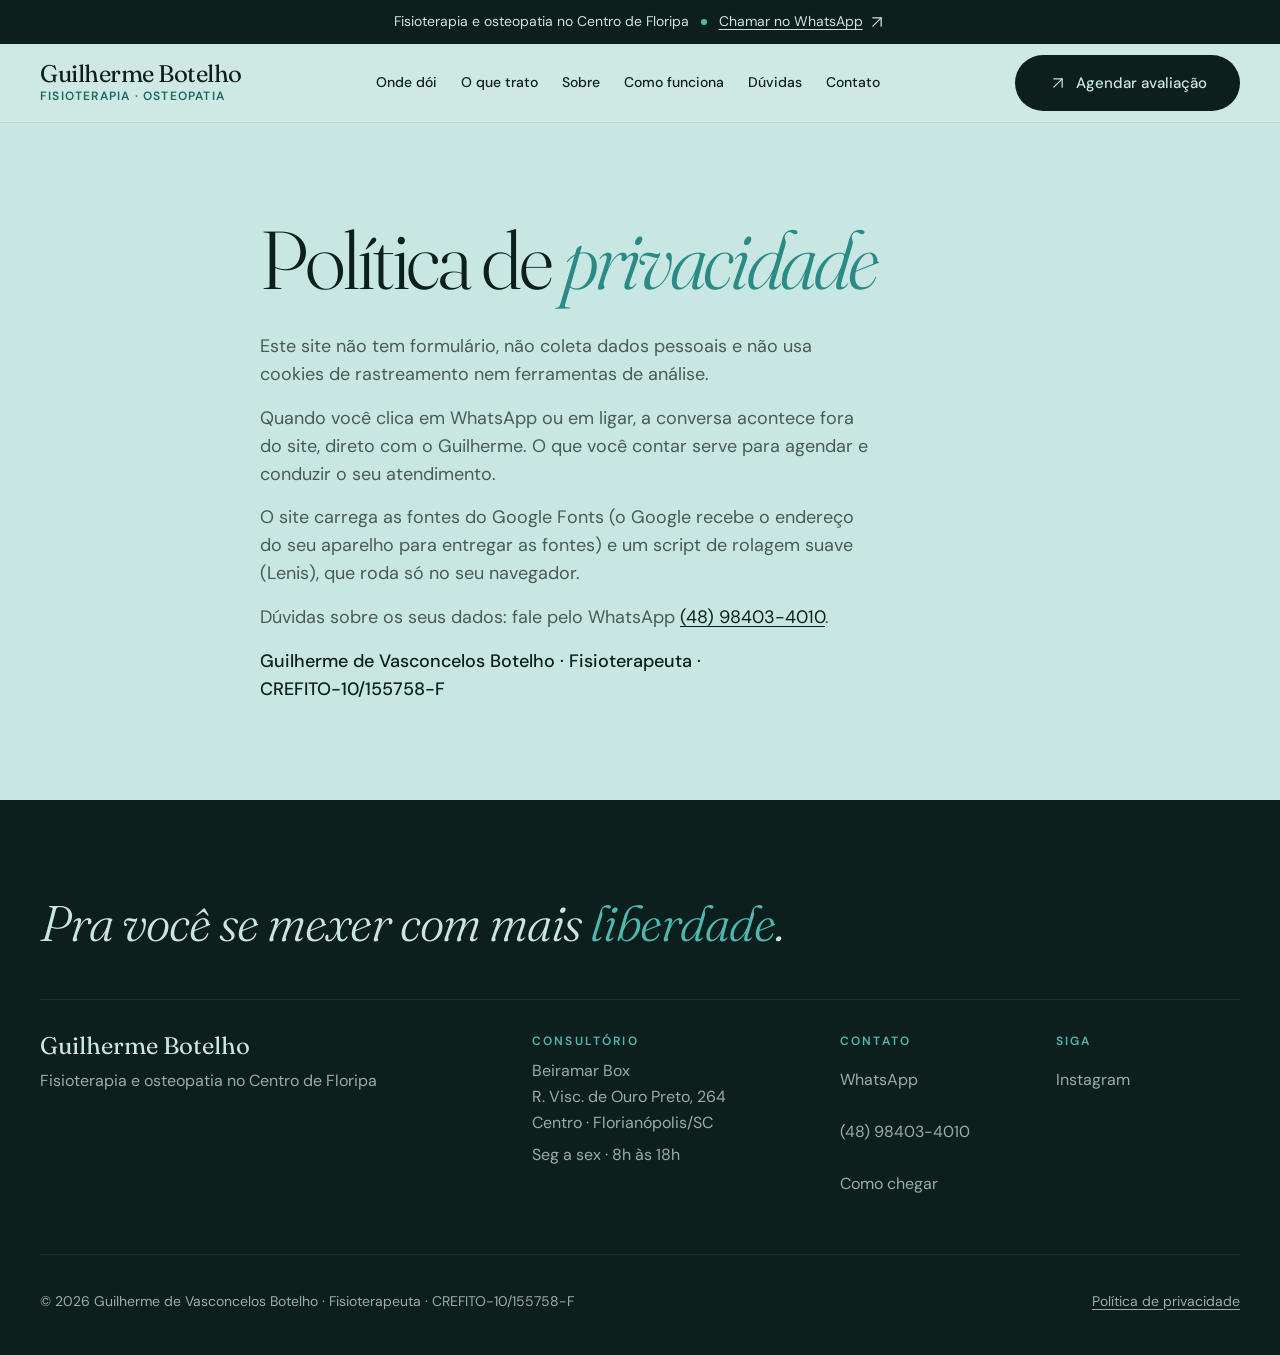
<file: politica-de-privacidade.html>
<!DOCTYPE html>
<html lang="pt-BR">
<head>
<meta charset="UTF-8">
<meta name="viewport" content="width=device-width, initial-scale=1">
<!-- PRÉ-VENDA: não remover até o Armin fechar a venda -->
<meta name="robots" content="noindex, nofollow">
<title>Política de privacidade · Guilherme Botelho</title>
<meta name="description" content="Como o site de Guilherme Botelho, fisioterapeuta no Centro de Florianópolis, trata os seus dados: sem formulário, sem cookies de rastreamento.">
<meta property="og:title" content="Política de privacidade · Guilherme Botelho">
<meta property="og:description" content="Como o site de Guilherme Botelho, fisioterapeuta no Centro de Florianópolis, trata os seus dados: sem formulário, sem cookies de rastreamento.">
<meta property="og:type" content="website">
<meta property="og:locale" content="pt_BR">
<meta property="og:url" content="https://infomediamethods-sys.github.io/guilherme-botelho-fisioterapeuta/politica-de-privacidade.html">
<meta property="og:image" content="https://infomediamethods-sys.github.io/guilherme-botelho-fisioterapeuta/assets/img/og-guilherme.jpg">
<meta name="theme-color" content="#C8E6E2">
<link rel="icon" href="data:image/svg+xml,%3Csvg%20xmlns%3D%22http%3A%2F%2Fwww.w3.org%2F2000%2Fsvg%22%20viewBox%3D%220%200%2064%2064%22%3E%3Crect%20width%3D%2264%22%20height%3D%2264%22%20rx%3D%2214%22%20fill%3D%22%230D1F1D%22%2F%3E%3Ctext%20x%3D%2232%22%20y%3D%2242%22%20text-anchor%3D%22middle%22%20font-family%3D%22Georgia%2Cserif%22%20font-size%3D%2228%22%20fill%3D%22%23C8E6E2%22%3EGB%3C%2Ftext%3E%3C%2Fsvg%3E">
<link rel="preconnect" href="https://fonts.googleapis.com">
<link rel="preconnect" href="https://fonts.gstatic.com" crossorigin>
<link href="https://fonts.googleapis.com/css2?family=Fraunces:ital,opsz,wght@0,9..144,300;0,9..144,400;0,9..144,500;1,9..144,300&family=DM+Sans:wght@400;500;600&display=swap" rel="stylesheet">
<link rel="stylesheet" href="assets/css/base.css">
<link rel="stylesheet" href="assets/css/style.css">
</head>
<body>
<a class="pular-conteudo" href="#conteudo">Pular para o conteúdo</a>

<div class="aviso fundo-escuro">
  <p class="aviso__texto"><span>Fisioterapia e osteopatia no Centro de Floripa</span><span class="aviso__ponto" aria-hidden="true"></span><a class="aviso__link" href="https://wa.me/5548984034010?text=Ol%C3%A1%2C%20Guilherme!%20Vi%20seu%20site%20e%20quero%20agendar%20uma%20avalia%C3%A7%C3%A3o." target="_blank" rel="noopener">Chamar no WhatsApp <svg aria-hidden="true" focusable="false" class="icone icone--arrow-up-right" xmlns="http://www.w3.org/2000/svg" width="24" height="24" viewBox="0 0 24 24" fill="none" stroke="currentColor" stroke-width="1.5" stroke-linecap="round" stroke-linejoin="round" ><path d="M7 7h10v10" /><path d="M7 17 17 7" /></svg></a></p>
</div>

<header class="cabecalho" data-header>
  <div class="container cabecalho__linha">
    <a class="marca" href="index.html" aria-label="Guilherme Botelho, início">
      <span class="marca__nome">Guilherme Botelho</span>
      <span class="marca__rotulo">Fisioterapia · Osteopatia</span>
    </a>
    <nav class="nav" aria-label="Principal">
      <ul class="nav__lista" role="list">
        <li><a class="nav__link" href="index.html#onde-doi">Onde dói</a></li>
        <li><a class="nav__link" href="index.html#o-que-trato">O que trato</a></li>
        <li><a class="nav__link" href="index.html#sobre">Sobre</a></li>
        <li><a class="nav__link" href="index.html#como-funciona">Como funciona</a></li>
        <li><a class="nav__link" href="index.html#duvidas">Dúvidas</a></li>
        <li><a class="nav__link" href="index.html#agendar">Contato</a></li>
      </ul>
    </nav>
    <div class="cabecalho__acoes">
      <a class="cabecalho__tel" href="tel:+5548984034010"><svg aria-hidden="true" focusable="false" class="icone icone--phone" xmlns="http://www.w3.org/2000/svg" width="24" height="24" viewBox="0 0 24 24" fill="none" stroke="currentColor" stroke-width="1.5" stroke-linecap="round" stroke-linejoin="round" ><path d="M13.832 16.568a1 1 0 0 0 1.213-.303l.355-.465A2 2 0 0 1 17 15h3a2 2 0 0 1 2 2v3a2 2 0 0 1-2 2A18 18 0 0 1 2 4a2 2 0 0 1 2-2h3a2 2 0 0 1 2 2v3a2 2 0 0 1-.8 1.6l-.468.351a1 1 0 0 0-.292 1.233 14 14 0 0 0 6.392 6.384" /></svg><span>(48) 98403-4010</span></a>
      <a class="botao botao--primario cabecalho__cta" href="https://wa.me/5548984034010?text=Ol%C3%A1%2C%20Guilherme!%20Vi%20seu%20site%20e%20quero%20agendar%20uma%20avalia%C3%A7%C3%A3o." target="_blank" rel="noopener"><svg aria-hidden="true" focusable="false" class="icone icone--arrow-up-right" xmlns="http://www.w3.org/2000/svg" width="24" height="24" viewBox="0 0 24 24" fill="none" stroke="currentColor" stroke-width="1.5" stroke-linecap="round" stroke-linejoin="round" ><path d="M7 7h10v10" /><path d="M7 17 17 7" /></svg><span class="cta-longo">Agendar avaliação</span><span class="cta-curto">Agendar</span></a>
      <button class="cabecalho__menu" type="button" data-abrir-menu aria-expanded="false" aria-controls="menu-celular" aria-label="Abrir menu">
        <span class="cabecalho__barra" aria-hidden="true"></span><span class="cabecalho__barra" aria-hidden="true"></span>
      </button>
    </div>
  </div>
</header>
<nav class="menu-celular" id="menu-celular" aria-hidden="true" aria-label="Menu">
  <ul class="menu-celular__lista" role="list">
    <li><a class="menu-celular__link" href="index.html#onde-doi">Onde dói</a></li>
    <li><a class="menu-celular__link" href="index.html#o-que-trato">O que trato</a></li>
    <li><a class="menu-celular__link" href="index.html#sobre">Sobre</a></li>
    <li><a class="menu-celular__link" href="index.html#como-funciona">Como funciona</a></li>
    <li><a class="menu-celular__link" href="index.html#duvidas">Dúvidas</a></li>
    <li><a class="menu-celular__link" href="index.html#agendar">Contato</a></li>
  </ul>
  <a class="botao botao--primario" href="https://wa.me/5548984034010?text=Ol%C3%A1%2C%20Guilherme!%20Vi%20seu%20site%20e%20quero%20agendar%20uma%20avalia%C3%A7%C3%A3o." target="_blank" rel="noopener"><svg class="icone icone--marca" width="24" height="24" fill="currentColor" aria-hidden="true" focusable="false" role="img" viewBox="0 0 24 24" xmlns="http://www.w3.org/2000/svg"><path d="M17.472 14.382c-.297-.149-1.758-.867-2.03-.967-.273-.099-.471-.148-.67.15-.197.297-.767.966-.94 1.164-.173.199-.347.223-.644.075-.297-.15-1.255-.463-2.39-1.475-.883-.788-1.48-1.761-1.653-2.059-.173-.297-.018-.458.13-.606.134-.133.298-.347.446-.52.149-.174.198-.298.298-.497.099-.198.05-.371-.025-.52-.075-.149-.669-1.612-.916-2.207-.242-.579-.487-.5-.669-.51-.173-.008-.371-.01-.57-.01-.198 0-.52.074-.792.372-.272.297-1.04 1.016-1.04 2.479 0 1.462 1.065 2.875 1.213 3.074.149.198 2.096 3.2 5.077 4.487.709.306 1.262.489 1.694.625.712.227 1.36.195 1.871.118.571-.085 1.758-.719 2.006-1.413.248-.694.248-1.289.173-1.413-.074-.124-.272-.198-.57-.347m-5.421 7.403h-.004a9.87 9.87 0 01-5.031-1.378l-.361-.214-3.741.982.998-3.648-.235-.374a9.86 9.86 0 01-1.51-5.26c.001-5.45 4.436-9.884 9.888-9.884 2.64 0 5.122 1.03 6.988 2.898a9.825 9.825 0 012.893 6.994c-.003 5.45-4.437 9.884-9.885 9.884m8.413-18.297A11.815 11.815 0 0012.05 0C5.495 0 .16 5.335.157 11.892c0 2.096.547 4.142 1.588 5.945L.057 24l6.305-1.654a11.882 11.882 0 005.683 1.448h.005c6.554 0 11.89-5.335 11.893-11.893a11.821 11.821 0 00-3.48-8.413Z"/></svg>Agendar pelo WhatsApp</a>
  <a class="menu-celular__tel" href="tel:+5548984034010"><svg aria-hidden="true" focusable="false" class="icone icone--phone" xmlns="http://www.w3.org/2000/svg" width="24" height="24" viewBox="0 0 24 24" fill="none" stroke="currentColor" stroke-width="1.5" stroke-linecap="round" stroke-linejoin="round" ><path d="M13.832 16.568a1 1 0 0 0 1.213-.303l.355-.465A2 2 0 0 1 17 15h3a2 2 0 0 1 2 2v3a2 2 0 0 1-2 2A18 18 0 0 1 2 4a2 2 0 0 1 2-2h3a2 2 0 0 1 2 2v3a2 2 0 0 1-.8 1.6l-.468.351a1 1 0 0 0-.292 1.233 14 14 0 0 0 6.392 6.384" /></svg>(48) 98403-4010</a>
</nav>

<main id="conteudo">
  <section class="secao pagina" data-heroi>
    <div class="container container--estreito">
      <h1 class="h1 pagina__titulo">Política de <em>privacidade</em></h1>
      <div class="texto pagina__texto">
        <p>Este site não tem formulário, não coleta dados pessoais e não usa cookies de rastreamento nem ferramentas de análise.</p>
        <p>Quando você clica em WhatsApp ou em ligar, a conversa acontece fora do site, direto com o Guilherme. O que você contar serve para agendar e conduzir o seu atendimento.</p>
        <p>O site carrega as fontes do Google Fonts (o Google recebe o endereço do seu aparelho para entregar as fontes) e um script de rolagem suave (Lenis), que roda só no seu navegador.</p>
        <p>Dúvidas sobre os seus dados: fale pelo WhatsApp <a href="https://wa.me/5548984034010?text=Ol%C3%A1%2C%20Guilherme!%20Tenho%20uma%20d%C3%BAvida%20sobre%20os%20meus%20dados%20no%20site." target="_blank" rel="noopener">(48) 98403-4010</a>.</p>
        <p class="pagina__id">Guilherme de Vasconcelos <span class="nowrap">Botelho ·</span> <span class="nowrap">Fisioterapeuta ·</span> <span class="nowrap">CREFITO-10/155758-F</span></p>
      </div>
    </div>
  </section>
</main>

<footer class="rodape fundo-escuro">
  <div class="container">
    <p class="rodape__frase">Pra você se mexer com mais <em>liberdade</em>.</p>
    <div class="rodape__grade">
      <div class="rodape__marca">
        <p class="rodape__nome">Guilherme Botelho</p>
        <p class="rodape__linha">Fisioterapia e osteopatia no Centro de Floripa</p>
      </div>
      <div class="rodape__col">
        <h2 class="rodape__titulo">Consultório</h2>
        <address class="rodape__endereco">Beiramar Box<br>R. Visc. de Ouro Preto, 264<br>Centro · Florianópolis/SC</address>
        <p class="rodape__horario">Seg a sex · 8h às 18h</p>
      </div>
      <div class="rodape__col">
        <h2 class="rodape__titulo">Contato</h2>
        <ul class="rodape__links" role="list">
          <li><a href="https://wa.me/5548984034010?text=Ol%C3%A1%2C%20Guilherme!%20Vi%20seu%20site%20e%20quero%20agendar%20uma%20avalia%C3%A7%C3%A3o." target="_blank" rel="noopener">WhatsApp</a></li>
          <li><a href="tel:+5548984034010">(48) 98403-4010</a></li>
          <li><a href="https://www.google.com/maps/place/Guilherme+Botelho+-+Fisioterapeuta+e+Osteopata/data=!4m7!3m6!1s0x9527392960eb740b:0x366323e6d070c295!8m2!3d-27.5948816!4d-48.5476744!16s%2Fg%2F11rnjy53hc!19sChIJC3TrYCk5J5URlcJw0OYjYzY" target="_blank" rel="noopener">Como chegar</a></li>
        </ul>
      </div>
      <div class="rodape__col">
        <h2 class="rodape__titulo">Siga</h2>
        <ul class="rodape__links" role="list">
          <li><a href="https://www.instagram.com/guilhermebotelhoosteopatia/" target="_blank" rel="noopener">Instagram</a></li>
        </ul>
      </div>
    </div>
    <div class="rodape__base">
      <p class="rodape__id">© 2026 Guilherme de Vasconcelos <span class="nowrap">Botelho ·</span> <span class="nowrap">Fisioterapeuta ·</span> <span class="nowrap">CREFITO-10/155758-F</span></p>
      <a class="rodape__privacidade" href="politica-de-privacidade.html">Política de privacidade</a>
    </div>
  </div>
</footer>

<div class="whatsapp-fixo barra-fixa fundo-escuro" data-visivel="true">
  <a class="botao botao--contorno-claro" href="tel:+5548984034010"><svg aria-hidden="true" focusable="false" class="icone icone--phone" xmlns="http://www.w3.org/2000/svg" width="24" height="24" viewBox="0 0 24 24" fill="none" stroke="currentColor" stroke-width="1.5" stroke-linecap="round" stroke-linejoin="round" ><path d="M13.832 16.568a1 1 0 0 0 1.213-.303l.355-.465A2 2 0 0 1 17 15h3a2 2 0 0 1 2 2v3a2 2 0 0 1-2 2A18 18 0 0 1 2 4a2 2 0 0 1 2-2h3a2 2 0 0 1 2 2v3a2 2 0 0 1-.8 1.6l-.468.351a1 1 0 0 0-.292 1.233 14 14 0 0 0 6.392 6.384" /></svg>Ligar</a>
  <a class="botao botao--teal" href="https://wa.me/5548984034010?text=Ol%C3%A1%2C%20Guilherme!%20Vi%20seu%20site%20e%20quero%20agendar%20uma%20avalia%C3%A7%C3%A3o." target="_blank" rel="noopener"><svg class="icone icone--marca" width="24" height="24" fill="currentColor" aria-hidden="true" focusable="false" role="img" viewBox="0 0 24 24" xmlns="http://www.w3.org/2000/svg"><path d="M17.472 14.382c-.297-.149-1.758-.867-2.03-.967-.273-.099-.471-.148-.67.15-.197.297-.767.966-.94 1.164-.173.199-.347.223-.644.075-.297-.15-1.255-.463-2.39-1.475-.883-.788-1.48-1.761-1.653-2.059-.173-.297-.018-.458.13-.606.134-.133.298-.347.446-.52.149-.174.198-.298.298-.497.099-.198.05-.371-.025-.52-.075-.149-.669-1.612-.916-2.207-.242-.579-.487-.5-.669-.51-.173-.008-.371-.01-.57-.01-.198 0-.52.074-.792.372-.272.297-1.04 1.016-1.04 2.479 0 1.462 1.065 2.875 1.213 3.074.149.198 2.096 3.2 5.077 4.487.709.306 1.262.489 1.694.625.712.227 1.36.195 1.871.118.571-.085 1.758-.719 2.006-1.413.248-.694.248-1.289.173-1.413-.074-.124-.272-.198-.57-.347m-5.421 7.403h-.004a9.87 9.87 0 01-5.031-1.378l-.361-.214-3.741.982.998-3.648-.235-.374a9.86 9.86 0 01-1.51-5.26c.001-5.45 4.436-9.884 9.888-9.884 2.64 0 5.122 1.03 6.988 2.898a9.825 9.825 0 012.893 6.994c-.003 5.45-4.437 9.884-9.885 9.884m8.413-18.297A11.815 11.815 0 0012.05 0C5.495 0 .16 5.335.157 11.892c0 2.096.547 4.142 1.588 5.945L.057 24l6.305-1.654a11.882 11.882 0 005.683 1.448h.005c6.554 0 11.89-5.335 11.893-11.893a11.821 11.821 0 00-3.48-8.413Z"/></svg><span class="barra-longo">Chamar no WhatsApp</span><span class="barra-curto">WhatsApp</span></a>
</div>
<script src="assets/js/lenis.min.js" defer></script>
<script src="assets/js/main.js" defer></script>
<script src="assets/js/movimento.js" defer></script>
</body>
</html>
</file>
<file: assets/css/base.css>
/* base.css — regras fixas da agência. NÃO EDITAR por projeto.
   Tokens de cor, fonte, raio e sombra do cliente ficam em style.css.
   Escala e regras descritas em specs/design.md §0. */

:root {
  /* Espaçamento: escala fechada. Nenhum margin/padding/gap fora daqui. */
  --space-1: 0.25rem;  /*   4px */
  --space-2: 0.5rem;   /*   8px */
  --space-3: 0.75rem;  /*  12px */
  --space-4: 1rem;     /*  16px */
  --space-5: 1.5rem;   /*  24px */
  --space-6: 2rem;     /*  32px */
  --space-7: 3rem;     /*  48px */
  --space-8: 4rem;     /*  64px */
  --space-9: 6rem;     /*  96px */
  --space-10: 8rem;    /* 128px */

  --section-y: var(--space-8);          /* celular e tablet: 64px */
  --gutter: var(--space-5);             /* 24px */
  --container: 1200px;
  --container-narrow: 760px;

  /* Ícones: só estes dois tamanhos (+ círculo de card) */
  --icone-linha: 20px;
  --icone-card: 24px;
  --icone-circulo: 48px;

  --toque-min: 44px;
  --header-h: 72px;

  --ease-out: cubic-bezier(0.22, 1, 0.36, 1);
  --dur-fast: 0.14s;
  --dur-base: 0.24s;
  --dur-slow: 0.42s;
}
@media (min-width: 900px) {
  :root { --section-y: var(--space-9); --gutter: var(--space-6); }  /* 96px / 32px */
}
@media (max-width: 399px) {
  :root { --gutter: 1.25rem; }  /* 20px: única exceção à escala, só na borda da tela */
}

/* Reset enxuto */
*, *::before, *::after { box-sizing: border-box; }
html { -webkit-text-size-adjust: 100%; overflow-x: clip; scroll-behavior: smooth; }
body { margin: 0; overflow-x: clip; min-height: 100vh; text-rendering: optimizeLegibility; -webkit-font-smoothing: antialiased; }
h1, h2, h3, h4, p, figure, blockquote, ul, ol, dl { margin: 0; }
ul[role="list"], ol[role="list"] { list-style: none; padding: 0; }
img, picture, svg, video { display: block; max-width: 100%; }
img { height: auto; }
input, button, textarea, select { font: inherit; color: inherit; }
button { cursor: pointer; }
a { color: inherit; }
[hidden] { display: none !important; }
:target, [id] { scroll-margin-top: calc(var(--header-h) + var(--space-4)); }

/* Estrutura */
.container { width: min(100% - 2 * var(--gutter), var(--container)); margin-inline: auto; }
.container--estreito { width: min(100% - 2 * var(--gutter), var(--container-narrow)); margin-inline: auto; }
.secao { padding-block: var(--section-y); }

/* Imagens: sempre cobrem o espaço reservado, sem distorcer */
.midia { position: relative; overflow: hidden; }
.midia > img, .midia > picture, .midia > picture > img { width: 100%; height: 100%; object-fit: cover; }
.proporcao-heroi   { aspect-ratio: 4 / 5; }
.proporcao-card    { aspect-ratio: 4 / 3; }
.proporcao-retrato { aspect-ratio: 4 / 5; }
.proporcao-avatar  { aspect-ratio: 1 / 1; border-radius: 50%; }
@media (min-width: 900px) { .proporcao-heroi { aspect-ratio: 3 / 2; } }

/* Ícones (gerados por ~/agencia/scripts/icone.mjs) */
.icone { width: var(--icone-card); height: var(--icone-card); flex-shrink: 0; }
.icone--linha, .botao .icone, p .icone, li .icone { width: var(--icone-linha); height: var(--icone-linha); }
.icone-circulo {
  display: inline-grid; place-items: center;
  width: var(--icone-circulo); height: var(--icone-circulo); border-radius: 50%;
}

/* Acessibilidade */
.pular-conteudo {
  position: absolute; left: var(--space-4); top: calc(-1 * var(--space-9)); z-index: 1000;
  padding: var(--space-3) var(--space-4); background: #fff; color: #000; border-radius: var(--space-2);
}
.pular-conteudo:focus { top: var(--space-3); }
:focus-visible { outline: 3px solid var(--focus-ring, currentColor); outline-offset: 2px; }
.sr-only {
  position: absolute !important; width: 1px; height: 1px; padding: 0; margin: -1px;
  overflow: hidden; clip: rect(0 0 0 0); white-space: nowrap; border: 0;
}
a, button, [role="button"], input, select, textarea, summary { min-height: var(--toque-min); }
p a, li a { min-height: 0; }

/* Menu de celular: fechado = fora da tela E fora do teclado (lição: menu fechado recebia foco) */
.menu-celular { visibility: hidden; pointer-events: none; }
.menu-celular[data-aberto="true"] { visibility: visible; pointer-events: auto; }
body[data-menu="true"] { overflow: hidden; }

/* Entrada de seção (main.js adiciona .visivel). Sem JS, tudo aparece. */
.js .revelar { opacity: 0; transform: translateY(16px); transition: opacity var(--dur-slow) var(--ease-out), transform var(--dur-slow) var(--ease-out); }
.js .revelar.visivel { opacity: 1; transform: none; }

/* Botão fixo de WhatsApp no celular: aparece em TODAS as páginas depois de rolar (lição: só funcionava na home) */
.whatsapp-fixo {
  position: fixed; left: var(--gutter); right: var(--gutter); bottom: var(--space-4); z-index: 90;
  display: flex; align-items: center; justify-content: center; gap: var(--space-2);
  min-height: 56px; border-radius: 999px; text-decoration: none;
  transform: translateY(calc(100% + var(--space-6))); transition: transform var(--dur-base) var(--ease-out);
}
.whatsapp-fixo[data-visivel="true"] { transform: none; }
@media (min-width: 900px) { .whatsapp-fixo { display: none; } }
/* Reserva o espaço do botão fixo no fim da página, senão ele cobre o último conteúdo (lição: Loredana) */
@media (max-width: 899px) { body:has(.whatsapp-fixo) { padding-bottom: calc(56px + var(--space-6)); } }

/* Caixa de foto real que falta (specs/design.md §0). Nunca pode sobrar sem registro em revisao/pendencias.md. */
.foto-pendente {
  display: grid; place-content: center; gap: var(--space-3);
  width: 100%; max-width: 100%; height: 100%; padding: var(--space-6); text-align: center;
  background: #f4f2f0; border: 2px dashed #b9b2aa; border-radius: inherit; color: #625c55;
}
.foto-pendente .icone { margin-inline: auto; opacity: .55; }
.foto-pendente__titulo { font-weight: 600; line-height: 1.45; color: #231f20; max-width: 34ch; margin-inline: auto; overflow-wrap: anywhere; }
.foto-pendente__meta { font-size: 0.875rem; }

/* Lenis (rolagem suave): o próprio Lenis põe html.lenis; com ele ativo, o scroll-behavior do CSS sai do caminho */
html.lenis, html.lenis body { height: auto; }
.lenis.lenis-smooth { scroll-behavior: auto !important; }
.lenis.lenis-smooth [data-lenis-prevent] { overscroll-behavior: contain; }
.lenis.lenis-stopped { overflow: clip; }
.lenis.lenis-smooth iframe { pointer-events: none; }

/* Movimento reduzido: desliga tudo */
@media (prefers-reduced-motion: reduce) {
  html { scroll-behavior: auto; }
  *, *::before, *::after { animation: none !important; transition: none !important; }
  .js .revelar { opacity: 1; transform: none; }
}
</file>
<file: assets/css/style.css>
/* style.css — tokens e componentes do cliente, a partir de specs/design.md §1–§11.
   Espaçamento SEMPRE com var(--space-N) de base.css. Media queries de cada componente vêm DEPOIS das regras base dele. */
:root {
  /* Cores (§2) */
  --ink: #0D1F1D;
  --ink-soft: #4A5A58;
  --mint: #C8E6E2;
  --mint-escuro: #A9D6D0;
  --mint-light: #ECF6F4;
  --cream: #FAF7F2;
  --paper: #FFFFFF;
  --teal: #4DBAB2;
  --teal-deep: #2A8A85;
  --accent-texto: #1B6763;
  --line: rgba(13, 31, 29, .10);
  --line-escuro: rgba(255, 255, 255, .08);
  --mint-70: rgba(200, 230, 226, .72);
  --brand: var(--ink);
  --accent: var(--teal-deep);
  --surface-1: var(--cream);
  --surface-2: var(--mint);
  --surface-escuro: var(--ink);
  --focus-ring: var(--accent-texto);

  /* Fontes (§3) */
  --fonte-titulo: 'Fraunces', Georgia, serif;
  --fonte-texto: 'DM Sans', system-ui, -apple-system, 'Segoe UI', sans-serif;
  --fs-h1: clamp(2.75rem, 1.6rem + 5vw, 5.125rem);
  --fs-h2: clamp(2.25rem, 1.4rem + 3.6vw, 3.875rem);
  --fs-h3: clamp(1.5rem, 1.2rem + 1vw, 1.875rem);
  --fs-lead: 1.0625rem;
  --fs-corpo: 1.0625rem;
  --fs-rotulo: 0.75rem;
  --fs-botao: 0.9375rem;
  --fs-chip: 0.875rem;

  /* Raios e sombras (§5) */
  --raio-card: 22px;
  --raio-bloco: 26px;
  --raio-painel: 32px;
  --raio-pilula: 100px;
  --sombra-1: 0 20px 44px rgba(13, 31, 29, .13);
  --sombra-2: 0 24px 48px rgba(13, 31, 29, .07);
  --sombra-botao: 0 14px 28px rgba(27, 103, 99, .30);
  --sombra-barra: 0 -8px 24px rgba(13, 31, 29, .18);

  /* Movimento (§10) */
  --ease-ref: cubic-bezier(.2, .8, .2, 1);
  --dur-ref: 0.9s;
  --dur-hover: 0.25s;
  --dur-card: 0.35s;

  --header-h: 78px;
  --barra-h: 80px; /* barra fixa do celular: 56px de botão + 2 × space-3 */
  --eixo-tablet: 560px;
}
@media (min-width: 900px) {
  :root { --fs-lead: 1.1875rem; --fs-corpo: 1.125rem; --raio-painel: 60px; }
}

/* ---------- Base ---------- */
body {
  font-family: var(--fonte-texto);
  font-size: var(--fs-corpo);
  line-height: 1.55;
  color: var(--ink-soft);
  background: var(--cream);
}
@media (max-width: 899px) {
  body:has(.whatsapp-fixo) { padding-bottom: 0; } /* a reserva da barra fica no rodapé (lição Yda) */
}
.fundo-escuro { --focus-ring: var(--teal); }
.nowrap { white-space: nowrap; }
strong { font-weight: 600; color: var(--ink); }

h1, h2, h3 { font-family: var(--fonte-titulo); color: var(--ink); text-wrap: balance; font-optical-sizing: auto; }
h1 em, h2 em, .rodape__frase em { font-style: italic; font-weight: 300; color: var(--teal-deep); white-space: nowrap; }
.h1 { font-size: var(--fs-h1); font-weight: 300; line-height: 1; letter-spacing: -0.04em; }
.h2 { font-size: var(--fs-h2); font-weight: 400; line-height: 1.04; letter-spacing: -0.035em; }
.h3 { font-size: var(--fs-h3); font-weight: 500; line-height: 1.2; letter-spacing: -0.02em; }
.lead { font-size: var(--fs-lead); line-height: 1.55; color: var(--ink-soft); max-width: 34em; }
.texto { display: grid; gap: var(--space-4); }
.texto p { max-width: 34em; }

.eyebrow {
  display: flex; align-items: center; gap: var(--space-3);
  margin-bottom: var(--space-3);
  font-size: var(--fs-rotulo); font-weight: 600; letter-spacing: .18em; text-transform: uppercase;
  color: var(--accent-texto);
}
.eyebrow::before { content: ""; width: 24px; height: 1px; background: currentColor; flex-shrink: 0; }
.eyebrow--claro { color: var(--teal); }

/* Cabeça de seção */
.cabeca { margin-bottom: var(--space-6); }
.cabeca .lead { margin-top: var(--space-4); }
@media (min-width: 900px) {
  .cabeca { margin-bottom: var(--space-7); }
  .cabeca--dupla { display: grid; grid-template-columns: 5fr 7fr; column-gap: var(--space-8); align-items: end; }
  .cabeca--dupla .lead { margin-top: 0; }
}
@media (min-width: 900px) and (max-width: 1199px) {
  .cabeca--dupla { grid-template-columns: 1fr 1fr; column-gap: var(--space-7); }
}

/* Eixo do tablet (lição Loredana/Augusto/Ana Carolina): todo container a 560px entre 600 e 899 */
@media (min-width: 600px) and (max-width: 899px) {
  .container, .container--estreito { width: min(100% - 2 * var(--gutter), var(--eixo-tablet)); }
}

/* ---------- Ícones ---------- */
.botao .icone, .link .icone, .link-tel .icone, address .icone, summary .icone,
.cabecalho__tel .icone, .menu-celular__tel .icone, .aviso .icone, .caso__abrir .icone,
.faq__icone .icone, .agendar__local .icone, .chip .icone, .selo__icone .icone { width: var(--icone-linha); height: var(--icone-linha); }

/* ---------- Botões (§6: pílula, 56px, DM Sans 500 15px) ---------- */
.botao {
  display: inline-flex; align-items: center; justify-content: center; gap: var(--space-2);
  min-height: 56px; padding: var(--space-4) var(--space-6);
  border: 1.5px solid transparent; border-radius: var(--raio-pilula);
  font-family: var(--fonte-texto); font-size: var(--fs-botao); font-weight: 500; line-height: 1.2;
  text-decoration: none; text-align: center;
  transition: transform var(--dur-hover) var(--ease-ref), background-color var(--dur-hover) var(--ease-ref), color var(--dur-hover) var(--ease-ref), border-color var(--dur-hover) var(--ease-ref);
}
.botao .icone { transition: transform var(--dur-hover) var(--ease-ref); }
.botao--primario { background: var(--ink); color: var(--mint); }
.botao--primario:hover { background: var(--accent-texto); color: #fff; transform: translateY(-2px); box-shadow: var(--sombra-botao); }
.botao:hover .icone--arrow-up-right { transform: translate(3px, -3px); }
.botao--contorno { border-color: var(--ink); color: var(--ink); }
.botao--contorno:hover { background: var(--ink); color: var(--mint); transform: translateY(-2px); }
.botao--teal { background: var(--teal); color: var(--ink); }
.botao--teal:hover { background: var(--mint); transform: translateY(-2px); }
.botao--contorno-claro { border-color: var(--mint); color: var(--mint); }
.botao--contorno-claro:hover { background: var(--mint); color: var(--ink); transform: translateY(-2px); }
@media (min-width: 400px) { .botao { white-space: nowrap; } }

/* Link de texto com seta */
.link {
  display: inline-flex; align-items: center; gap: var(--space-2);
  min-height: var(--toque-min);
  font-size: var(--fs-botao); font-weight: 600; color: var(--ink); text-decoration: none;
}
.link span { border-bottom: 1.5px solid currentColor; padding-bottom: var(--space-1); }
.link .icone { transition: transform var(--dur-hover) var(--ease-ref); }
.link:hover .icone--arrow-up-right { transform: translate(3px, -3px); }
.link:hover { color: var(--accent-texto); }
.link--claro { color: var(--mint); }
.link--claro:hover { color: #fff; }
.link-tel {
  display: inline-flex; align-items: center; min-height: var(--toque-min);
  font-size: var(--fs-botao); color: var(--ink-soft); text-decoration: underline; text-underline-offset: 4px; text-decoration-thickness: 1px;
}
.link-tel:hover { color: var(--ink); }
.link-tel--claro { color: var(--mint); }

/* ---------- Faixa de aviso ---------- */
.aviso { background: var(--ink); color: var(--mint); padding-block: var(--space-2); }
.aviso__texto {
  display: flex; flex-wrap: wrap; align-items: center; justify-content: center; column-gap: var(--space-3);
  padding-inline: var(--gutter); font-size: var(--fs-chip); line-height: 1.4; text-align: center;
}
.aviso__ponto { width: 6px; height: 6px; border-radius: 50%; background: var(--teal); }
.aviso__link {
  display: inline-flex; align-items: center; gap: var(--space-1); min-height: 0;
  padding-block: var(--space-1); color: var(--mint); text-underline-offset: 3px;
}
.aviso__link:hover { color: #fff; }
@media (max-width: 599px) { .aviso__ponto { display: none; } }

/* ---------- Cabeçalho ---------- */
.cabecalho {
  position: sticky; top: 0; z-index: 80;
  background: rgba(200, 230, 226, .88);
  -webkit-backdrop-filter: blur(14px); backdrop-filter: blur(14px);
  border-bottom: 1px solid var(--line);
}
.cabecalho__linha { display: flex; align-items: center; justify-content: space-between; gap: var(--space-4); min-height: 78px; }
.marca { display: grid; flex-shrink: 0; min-height: var(--toque-min); align-content: center; text-decoration: none; color: var(--ink); }
.marca__nome { font-family: var(--fonte-titulo); font-size: 1.375rem; font-weight: 400; letter-spacing: -0.02em; line-height: 1.1; }
.marca__rotulo { font-size: var(--fs-rotulo); font-weight: 600; letter-spacing: .1em; text-transform: uppercase; color: var(--accent-texto); line-height: 1.4; }
.nav { display: none; }
.cabecalho__acoes { display: flex; align-items: center; gap: var(--space-5); }
.cabecalho__tel, .cabecalho__cta { display: none; }
.cta-curto { display: none; }
.cabecalho__menu {
  display: inline-grid; place-content: center; gap: var(--space-2); flex-shrink: 0;
  width: 44px; height: 44px; padding: 0; border: 0; background: transparent; color: var(--ink);
}
.cabecalho__barra { display: block; width: 24px; height: 1.5px; background: currentColor; transition: transform .3s var(--ease-ref); }
.cabecalho__menu[aria-expanded="true"] .cabecalho__barra:first-child { transform: translateY(4.75px) rotate(45deg); }
.cabecalho__menu[aria-expanded="true"] .cabecalho__barra:last-child { transform: translateY(-4.75px) rotate(-45deg); }
@media (min-width: 900px) {
  .nav { display: block; }
  .nav__lista { display: flex; gap: var(--space-4); }
  .nav__link {
    position: relative; display: inline-flex; align-items: center; min-height: var(--toque-min);
    font-size: var(--fs-chip); font-weight: 500; color: var(--ink); text-decoration: none; white-space: nowrap;
  }
  .nav__link::after {
    content: ""; position: absolute; left: 0; right: 0; bottom: 10px; height: 1.5px; background: var(--teal-deep);
    transform: scaleX(0); transform-origin: left; transition: transform var(--dur-hover) var(--ease-ref);
  }
  .nav__link:hover::after, .nav__link:focus-visible::after { transform: scaleX(1); }
  .cabecalho__cta { display: inline-flex; }
  .cabecalho__cta:hover { transform: translateY(-1px); }
  .cabecalho__menu { display: none; }
  .marca__nome { font-size: 1.25rem; }
  .marca__rotulo { display: none; }
  .cta-longo { display: none; }
  .cta-curto { display: inline; }
}
@media (min-width: 1200px) {
  .nav__lista { gap: var(--space-5); }
  .marca__nome { font-size: 1.5rem; }
  .marca__rotulo { display: block; }
  .cta-longo { display: inline; }
  .cta-curto { display: none; }
}
@media (min-width: 1360px) {
  .cabecalho__tel {
    display: inline-flex; align-items: center; gap: var(--space-2); min-height: var(--toque-min);
    font-size: var(--fs-botao); font-weight: 500; color: var(--ink); text-decoration: none; white-space: nowrap;
  }
}

/* Menu do celular */
.menu-celular {
  position: fixed; inset: var(--menu-topo, var(--header-h)) 0 0 0; z-index: 95;
  display: flex; flex-direction: column; align-items: center; justify-content: safe center; gap: var(--space-6);
  overflow-y: auto; overscroll-behavior: contain;
  padding: var(--space-6) var(--gutter); background: var(--mint-light);
  opacity: 0; transition: opacity .3s var(--ease-ref), visibility .3s;
}
.menu-celular[data-aberto="true"] { opacity: 1; }
.menu-celular__lista { display: grid; gap: var(--space-2); text-align: center; }
.menu-celular__link {
  display: inline-flex; align-items: center; justify-content: center; min-height: var(--toque-min);
  font-family: var(--fonte-titulo); font-size: 2rem; font-weight: 300; line-height: 1.2; letter-spacing: -0.02em;
  color: var(--ink); text-decoration: none;
}
.menu-celular__tel { display: inline-flex; align-items: center; gap: var(--space-2); color: var(--ink); font-weight: 500; text-decoration: none; }
@media (max-height: 560px) { .menu-celular__link { font-size: 1.5rem; } .menu-celular { gap: var(--space-4); } }
@media (min-width: 900px) { .menu-celular { display: none; } }

/* ---------- Herói ---------- */
.heroi { background: var(--mint); padding-block: var(--space-6) var(--space-8); }
.heroi__grade { display: grid; gap: var(--space-7); }
.chip {
  display: inline-flex; align-items: flex-start; gap: var(--space-2);
  padding: var(--space-2) var(--space-4); border: 1px solid var(--line); border-radius: var(--raio-card);
  background: var(--paper); color: var(--ink); font-size: var(--fs-chip); font-weight: 500; line-height: 1.45;
}
.chip .icone { color: var(--accent-texto); margin-top: var(--space-1); flex-shrink: 0; transform: translateY(-2px); }
.heroi__titulo { margin-top: var(--space-5); }
.traco { position: relative; display: inline-block; z-index: 0; }
.traco::after {
  content: ""; position: absolute; z-index: -1; left: -8px; right: -4px; bottom: 0.14em; height: 10px;
  border-radius: 6px; background: var(--mint-escuro);
}
.heroi__apoio { margin-top: var(--space-4); }
.heroi__assinatura {
  margin-top: var(--space-4); max-width: 30em;
  font-family: var(--fonte-titulo); font-style: italic; font-weight: 300; font-size: 1.25rem; line-height: 1.35; color: var(--accent-texto);
}
.heroi__acoes { display: flex; flex-wrap: wrap; align-items: center; column-gap: var(--space-5); row-gap: var(--space-2); margin-top: var(--space-5); }
.heroi__midia { position: relative; width: min(100%, 340px); }
.heroi__arco { overflow: hidden; aspect-ratio: 4 / 5; border-radius: 999px 999px var(--raio-card) var(--raio-card); background: var(--mint-escuro); }
.heroi__arco picture, .heroi__arco img { display: block; width: 100%; height: 100%; object-fit: cover; object-position: 50% 20%; }
.flutuante {
  position: absolute; left: calc(-1 * var(--space-2)); bottom: var(--space-5);
  display: flex; align-items: center; gap: var(--space-3);
  padding: var(--space-3) var(--space-4); border-radius: var(--raio-card); background: var(--paper); box-shadow: var(--sombra-1);
}
.flutuante__avatar img { width: 48px; height: 48px; border-radius: 50%; object-fit: cover; }
.flutuante__texto { display: grid; font-size: var(--fs-chip); line-height: 1.35; color: var(--ink-soft); }
.flutuante__texto strong { font-weight: 600; }
@media (max-width: 374px) {
  .heroi .h1 { font-size: 2.5rem; } /* 320–374: 40px para o H1 caber em 2 linhas */
}
/* Celular e tablet (< 900): foto centralizada entre o H1 e o texto de apoio (pedido do Armin, 13/10/2026) */
@media (max-width: 899px) {
  .heroi__grade { display: flex; flex-direction: column; gap: 0; }
  .heroi__texto { display: contents; }
  .heroi .chip { order: 1; align-self: flex-start; }
  .heroi__titulo { order: 2; }
  .heroi__midia { order: 3; align-self: center; margin-top: var(--space-6); }
  .heroi__apoio { order: 4; margin-top: var(--space-6); }
  .heroi__assinatura { order: 5; }
  .heroi__acoes { order: 6; }
}
@media (min-width: 900px) {
  .heroi { padding-block: var(--space-8) var(--space-9); }
  .heroi__grade { grid-template-columns: minmax(360px, 6fr) 6fr; align-items: center; gap: var(--space-7); }
  .heroi .h1 { font-size: clamp(3.5rem, 1rem + 4.4vw, 4.25rem); }
  .heroi__midia { width: 100%; max-width: 480px; justify-self: end; }
  .flutuante { left: calc(-1 * var(--space-7)); bottom: var(--space-6); padding: var(--space-4) var(--space-5); }
  .chip { border-radius: var(--raio-pilula); }
}
@media (min-width: 1200px) {
  .heroi__grade { grid-template-columns: 7fr 5fr; gap: var(--space-8); }
  .heroi .h1 { font-size: var(--fs-h1); }
}

/* ---------- Selos ---------- */
.selos { background: var(--ink); color: var(--mint); padding-block: var(--space-6); }
.selos__lista[role="list"] { display: grid; }
.selo { display: flex; align-items: flex-start; gap: var(--space-3); padding-block: var(--space-4); border-top: 1px solid var(--line-escuro); }
.selo:first-child { border-top: 0; padding-top: 0; }
.selo__icone {
  display: inline-grid; place-items: center; flex-shrink: 0; width: 32px; height: 32px; border-radius: 50%;
  background: rgba(77, 186, 178, .15); color: var(--teal);
}
.selo p { display: grid; font-size: var(--fs-chip); line-height: 1.45; }
.selo strong { color: var(--mint); font-weight: 600; }
.selo span { color: rgba(200, 230, 226, .66); }
.selos__acoes { display: flex; flex-wrap: wrap; align-items: center; gap: var(--space-2) var(--space-5); margin-top: var(--space-5); }
@media (min-width: 900px) {
  .selos__lista[role="list"] { grid-template-columns: repeat(5, 1fr); }
  .selo { padding: 0 var(--space-4); border-top: 0; border-left: 1px solid var(--line-escuro); }
  .selo:first-child { border-left: 0; padding-left: 0; }
  .selos__acoes { display: none; }
}
@media (min-width: 900px) and (max-width: 1199px) {
  .selos__lista[role="list"] { grid-template-columns: repeat(3, 1fr); row-gap: var(--space-5); }
  .selo:nth-child(3n + 1) { border-left: 0; padding-left: 0; }
}

/* ---------- Painel creme (onde dói + o que trato) ---------- */
.painel-fundo { background: var(--mint); }
.painel { background: var(--cream); border-radius: var(--raio-painel) var(--raio-painel) 0 0; }
.casos { padding-top: var(--space-7); }
@media (min-width: 900px) {
  .painel-fundo { padding-inline: var(--space-5); }
}
@media (min-width: 1200px) {
  .painel-fundo { padding-inline: var(--space-8); }
}

/* ---------- Onde dói: mapa do corpo ---------- */
.mapa { display: grid; gap: var(--space-6); }
.mapa__corpo {
  position: relative; width: min(100%, 300px); aspect-ratio: 3 / 4; justify-self: start;
  border-radius: var(--raio-card); background: var(--mint-light);
}
@media (max-width: 899px) { .mapa__corpo { justify-self: center; } } /* celular e tablet: boneco centralizado (pedido do Armin, 13/10/2026) */
.corpo { position: absolute; inset: 0; }
.corpo__parte { position: absolute; background: var(--mint); border: 1px solid rgba(42, 138, 133, .22); }
.corpo__parte--cabeca { left: 40.5%; top: 6%; width: 19%; aspect-ratio: 1; border-radius: 50%; }
.corpo__parte--pescoco { left: 44%; top: 21.5%; width: 12%; height: 5%; border-radius: 999px; }
.corpo__parte--tronco { left: 30%; top: 27.5%; width: 40%; height: 33%; border-radius: 26% 26% 34% 34% / 18% 18% 26% 26%; }
.corpo__parte--braco-e { left: 20%; top: 29%; width: 8.5%; height: 31%; border-radius: 999px; }
.corpo__parte--braco-d { left: 71.5%; top: 29%; width: 8.5%; height: 31%; border-radius: 999px; }
.corpo__parte--perna-e { left: 35.5%; top: 62%; width: 12.5%; height: 31%; border-radius: 999px; }
.corpo__parte--perna-d { left: 52%; top: 62%; width: 12.5%; height: 31%; border-radius: 999px; }
.mapa__ponto {
  position: absolute; left: var(--x); top: var(--y); z-index: 1;
  display: grid; place-items: center; width: 44px; height: 44px; padding: 0; margin: 0;
  border: 0; border-radius: 50%; background: transparent; transform: translate(-50%, -50%);
}
.mapa__marcador {
  position: relative; width: 18px; height: 18px; border-radius: 50%;
  background: var(--teal); border: 2px solid var(--paper); box-shadow: 0 4px 12px rgba(42, 138, 133, .40);
  transition: transform var(--dur-hover) var(--ease-ref), background-color var(--dur-hover) var(--ease-ref);
}
.mapa__marcador::after {
  content: ""; position: absolute; inset: -4px; border-radius: 50%; border: 2px solid var(--teal);
  animation: ripple 2s ease-out infinite; pointer-events: none;
}
@keyframes ripple { from { transform: scale(.8); opacity: .8; } to { transform: scale(1.6); opacity: 0; } }
.mapa__ponto:hover .mapa__marcador { transform: scale(1.2); background: var(--teal-deep); }
.mapa__ponto[aria-pressed="true"] .mapa__marcador { transform: scale(1.25); background: var(--teal-deep); }
.mapa__lado { display: grid; gap: var(--space-5); align-content: center; }
.mapa__painel { padding: var(--space-5); border-radius: var(--raio-card); background: var(--paper); }
.regiao { display: grid; gap: var(--space-3); justify-items: start; }
.regiao p { max-width: 34em; }
.regiao.entrando { animation: painelFade .25s var(--ease-ref); }
@keyframes painelFade { from { opacity: 0; } to { opacity: 1; } }
.mapa__chips { display: flex; flex-wrap: wrap; gap: var(--space-2); }
.chip-regiao {
  min-height: var(--toque-min); padding: var(--space-2) var(--space-4);
  border: 1px solid var(--line); border-radius: var(--raio-pilula); background: var(--paper);
  color: var(--ink); font-size: var(--fs-chip); font-weight: 500;
  transition: background-color var(--dur-hover) var(--ease-ref), color var(--dur-hover) var(--ease-ref), border-color var(--dur-hover) var(--ease-ref);
}
.chip-regiao:hover { border-color: var(--teal-deep); }
.chip-regiao[aria-pressed="true"] { background: var(--ink); border-color: var(--ink); color: var(--mint); }
@media (min-width: 900px) {
  .mapa { grid-template-columns: 5fr 7fr; gap: var(--space-8); align-items: center; }
  .mapa__corpo { width: 100%; max-width: 440px; justify-self: start; }
  .mapa__painel { padding: var(--space-6); }
}

/* ---------- O que trato: cartões ---------- */
.casos__grade[role="list"] { display: grid; gap: var(--space-4); grid-auto-flow: dense; }
.caso {
  display: grid; align-content: start; justify-items: start;
  padding: var(--space-5); border: 1px solid transparent; border-radius: var(--raio-card); background: var(--paper);
  transition: transform var(--dur-card) var(--ease-ref), border-color var(--dur-card) var(--ease-ref), background-color var(--dur-card) var(--ease-ref);
}
.caso:hover { transform: translateY(-6px); border-color: var(--teal); box-shadow: var(--sombra-2); }
.caso__num { font-family: var(--fonte-titulo); font-style: italic; font-weight: 300; font-size: 1.875rem; line-height: 1; color: var(--accent-texto); }
.caso__titulo { margin-top: var(--space-4); }
.caso__curto { margin-top: var(--space-2); max-width: 34em; }
.caso__mais { display: grid; grid-template-rows: 0fr; visibility: hidden; transition: visibility var(--dur-card); }
.caso__mais-dentro { overflow: hidden; display: grid; gap: var(--space-3); justify-items: start; }
.caso__mais-dentro p { max-width: 34em; padding-top: var(--space-3); color: var(--ink); }
.caso[data-aberto="true"] { background: var(--mint); }
.caso[data-aberto="true"] .caso__mais { grid-template-rows: 1fr; visibility: visible; }
.caso__abrir {
  display: inline-flex; align-items: center; gap: var(--space-2); margin-top: var(--space-3); padding: 0;
  border: 0; background: transparent; color: var(--accent-texto);
  font-size: var(--fs-rotulo); font-weight: 600; letter-spacing: .14em; text-transform: uppercase;
  transition: none;
}
.caso__abrir:hover { gap: var(--space-3); }
.caso__abrir .icone { transition: transform var(--dur-card) var(--ease-ref); }
.caso[data-aberto="true"] .caso__abrir .icone { transform: rotate(90deg); }
.no-js .caso__mais, html:not(.js) .caso__mais { grid-template-rows: 1fr; visibility: visible; }
html:not(.js) .caso__abrir { display: none; }
@media (min-width: 900px) {
  .casos__grade[role="list"] { grid-template-columns: repeat(3, 1fr); }
  .caso { padding: var(--space-6); }
  .caso[data-aberto="true"] { grid-column: span 2; }
}
@media (min-width: 900px) and (max-width: 1199px) {
  .casos__grade[role="list"] { grid-template-columns: repeat(2, 1fr); }
}

/* ---------- Diferença: verbete ---------- */
.diferenca { background: var(--mint); }
.diferenca__grade { display: grid; gap: var(--space-7); }
.verbete { padding: var(--space-6); border-radius: var(--raio-bloco); background: var(--paper); align-self: start; }
.verbete__palavra { font-family: var(--fonte-titulo); font-style: italic; font-weight: 300; font-size: 2.75rem; line-height: 1.05; letter-spacing: -0.02em; color: var(--ink); }
.verbete__pron { margin-top: var(--space-1); font-size: var(--fs-chip); color: var(--ink-soft); }
.verbete__classe { margin-top: var(--space-5); font-family: var(--fonte-titulo); font-style: italic; font-weight: 300; font-size: 1.125rem; color: var(--accent-texto); }
.verbete__lista { display: grid; gap: var(--space-3); margin-top: var(--space-3); padding-left: var(--space-5); color: var(--ink); font-size: 1rem; }
.verbete__lista li::marker { color: var(--accent-texto); font-family: var(--fonte-titulo); font-style: italic; }
.diferenca__texto .h2 { margin-bottom: var(--space-4); }
.diferenca__texto .link { margin-top: var(--space-5); }
@media (min-width: 900px) {
  .diferenca__grade { grid-template-columns: 5fr 7fr; gap: var(--space-8); align-items: center; }
  .verbete { padding: var(--space-7); }
  .verbete__palavra { font-size: 3.5rem; }
}

/* ---------- Sobre ---------- */
.sobre__grade { display: grid; gap: var(--space-6); }
.cartao-pessoa {
  overflow: hidden; border-radius: var(--raio-card); background: var(--paper);
  transition: transform var(--dur-card) var(--ease-ref);
}
.cartao-pessoa:hover { transform: translateY(-6px); box-shadow: var(--sombra-2); }
.cartao-pessoa__foto { aspect-ratio: 4 / 5; overflow: hidden; }
.cartao-pessoa__foto picture { display: block; height: 100%; }
.cartao-pessoa__foto img { width: 100%; height: 100%; object-fit: cover; object-position: 50% 25%; }
.cartao-pessoa__corpo { display: grid; gap: var(--space-2); padding: var(--space-5); }
.cartao-pessoa__funcao { font-size: var(--fs-rotulo); font-weight: 600; letter-spacing: .14em; text-transform: uppercase; color: var(--accent-texto); }
.cartao-pessoa__legenda { padding: var(--space-3) var(--space-4); font-size: var(--fs-chip); color: var(--ink); line-height: 1.4; }
.sobre__texto .h2 { margin-bottom: var(--space-4); }
.sobre__menores { display: grid; gap: var(--space-4); }
.cartao-pessoa--grande { max-width: 800px; }
@media (min-width: 375px) { .sobre__menores { grid-template-columns: 1fr 1fr; } }
@media (max-width: 899px) {
  .sobre__texto { order: -1; }
}
@media (min-width: 900px) {
  .sobre__grade { grid-template-columns: 1fr 1fr; grid-template-rows: auto 1fr; column-gap: var(--space-7); row-gap: var(--space-6); align-items: start; }
  .cartao-pessoa--grande { grid-row: 1 / span 2; }
  .sobre__menores { align-self: end; }
  .cartao-pessoa__corpo { padding: var(--space-6); }
}

/* ---------- Frase grande ---------- */
.frase { background: var(--ink); padding-block: var(--space-8); text-align: center; }
.frase__texto {
  max-width: 14em; margin-inline: auto;
  font-family: var(--fonte-titulo); font-weight: 300; font-size: 2.375rem; line-height: 1.08; letter-spacing: -0.035em; color: var(--mint);
}
.frase__texto em { color: var(--teal); }
@media (min-width: 900px) {
  .frase { padding-block: var(--space-9); }
  .frase__texto { font-size: clamp(3.5rem, 1.5rem + 3.6vw, 4.5rem); }
}

/* ---------- Como funciona ---------- */
.funciona__grade { display: grid; gap: var(--space-6); }
.funciona__foto { overflow: hidden; border-radius: var(--raio-card); aspect-ratio: auto; height: clamp(220px, 40svh, 320px); }
.funciona__foto picture { display: block; height: 100%; }
.funciona__foto img { width: 100%; height: 100%; object-fit: cover; object-position: 50% 30%; }
.funciona__texto { display: grid; justify-items: start; }
.passos[role="list"] { display: grid; gap: var(--space-5); margin-block: var(--space-6); }
.passo { display: grid; align-content: start; gap: var(--space-2); }
.passo__num {
  display: flex; align-items: center; gap: var(--space-4);
  font-family: var(--fonte-titulo); font-style: italic; font-weight: 300; font-size: 2.75rem; line-height: 1; color: var(--teal-deep);
}
.passo__num::after { content: ""; flex: 1; height: 1px; background: var(--line); }
.passo__titulo { margin-top: var(--space-2); font-family: var(--fonte-texto); font-size: 1.125rem; font-weight: 600; line-height: 1.35; letter-spacing: 0; }
.passo p:last-child { font-size: 1rem; max-width: 34em; }
@media (min-width: 900px) {
  .funciona__grade { grid-template-columns: 5fr 7fr; gap: var(--space-8); align-items: center; }
  .funciona__foto { aspect-ratio: 4 / 5; height: auto; max-width: 800px; }
  .passos[role="list"] { grid-template-columns: 1fr 1fr; gap: var(--space-6) var(--space-5); margin-block: var(--space-7); }
  .passo__num { font-size: 3.5rem; }
}

/* ---------- Dúvidas ---------- */
.duvidas { background: var(--mint); }
.duvidas__grade { display: grid; gap: var(--space-6); }
.duvidas__lado .lead { margin-top: var(--space-4); }
.duvidas__foto { display: none; }
.faq { border-top: 1px solid var(--line); }
.faq__item { border-bottom: 1px solid var(--line); }
.faq__pergunta { font-family: var(--fonte-texto); font-size: 1.0625rem; font-weight: 500; letter-spacing: 0; }
.faq__botao {
  display: flex; align-items: center; justify-content: space-between; gap: var(--space-5); width: 100%;
  padding: var(--space-5) 0; border: 0; background: transparent; text-align: left; color: var(--ink); line-height: 1.4;
}
.faq__icone {
  display: inline-grid; place-items: center; flex-shrink: 0; width: 30px; height: 30px; border-radius: 50%;
  background: var(--paper); color: var(--ink); transition: transform .3s var(--ease-ref), background-color .3s, color .3s;
}
.faq__botao[aria-expanded="true"] .faq__icone { transform: rotate(45deg); background: var(--ink); color: var(--paper); }
.faq__resposta { display: grid; grid-template-rows: 0fr; visibility: hidden; transition: visibility var(--dur-card); }
.faq__resposta[data-aberto="true"] { grid-template-rows: 1fr; visibility: visible; }
html:not(.js) .faq__resposta { grid-template-rows: 1fr; visibility: visible; }
.faq__dentro { overflow: hidden; display: grid; gap: var(--space-2); justify-items: start; }
.faq__dentro p { max-width: 34em; }
.faq__dentro > :last-child { margin-bottom: var(--space-5); }
@media (min-width: 900px) {
  .duvidas__grade { grid-template-columns: minmax(300px, 1fr) 2fr; gap: var(--space-8); align-items: start; }
  .duvidas__foto { display: block; margin-top: var(--space-7); overflow: hidden; border-radius: var(--raio-card); aspect-ratio: 4 / 5; }
  .duvidas__foto picture { display: block; height: 100%; }
  .duvidas__foto img { width: 100%; height: 100%; object-fit: cover; }
  .faq__pergunta { font-size: 1.1875rem; }
}

/* ---------- Educativo (cartão escuro) ---------- */
.edu {
  position: relative; overflow: hidden; isolation: isolate;
  display: grid; gap: var(--space-6);
  padding: var(--space-6) var(--space-5); border-radius: var(--raio-bloco); background: var(--ink); color: var(--mint);
}
.edu::before {
  content: ""; position: absolute; z-index: -1; top: -30%; right: -20%; width: 70%; aspect-ratio: 1;
  background: radial-gradient(circle, rgba(77, 186, 178, .18), transparent 65%);
}
.edu .h2 { color: var(--mint); }
.edu .h2 em { color: var(--teal); }
.edu__apoio { margin-top: var(--space-4); max-width: 34em; color: rgba(200, 230, 226, .86); font-size: var(--fs-lead); }
.edu__lista[role="list"] { display: grid; gap: var(--space-4); margin-top: var(--space-6); }
.edu__lista li { display: grid; grid-template-columns: auto 1fr; gap: var(--space-4); align-items: start; }
.edu__lista p { max-width: 34em; color: rgba(200, 230, 226, .9); }
.edu__num { font-family: var(--fonte-titulo); font-style: italic; font-weight: 300; font-size: 1.875rem; line-height: 1; color: var(--teal); min-width: 1ch; }
.edu__acoes { display: flex; flex-wrap: wrap; align-items: center; gap: var(--space-3) var(--space-5); margin-top: var(--space-6); }
.edu__foto { order: -1; overflow: hidden; border-radius: var(--raio-card); aspect-ratio: 4 / 3; }
.edu__foto picture { display: block; height: 100%; }
.edu__foto img { width: 100%; height: 100%; object-fit: cover; }
@media (max-width: 399px) {
  .edu { margin-inline: calc(-1 * var(--gutter)); padding-inline: var(--gutter); border-radius: 0; }
}
@media (min-width: 900px) {
  .edu { grid-template-columns: 7fr 5fr; gap: var(--space-8); align-items: center; padding: var(--space-8) var(--space-7); }
  .edu__foto { order: 0; }
  .edu__lista[role="list"] { margin-top: var(--space-7); }
}

/* ---------- Agendar ---------- */
.agendar { padding-top: var(--space-7); }
.agendar__grade { display: grid; gap: var(--space-5); }
.agendar__bloco { padding: var(--space-6) var(--space-5); border-radius: var(--raio-bloco); background: var(--mint); }
.agendar__bloco .lead { margin-top: var(--space-4); }
.agendar__acoes { display: flex; flex-wrap: wrap; align-items: center; gap: var(--space-2) var(--space-5); margin-top: var(--space-6); }
.agendar__local { display: grid; gap: var(--space-2); justify-items: start; margin-top: var(--space-6); padding-top: var(--space-5); border-top: 1px solid var(--line); font-size: 1rem; }
.agendar__local address, .agendar__local p { display: flex; align-items: flex-start; gap: var(--space-3); font-style: normal; color: var(--ink); line-height: 1.5; }
.agendar__local .icone { margin-top: var(--space-1); color: var(--accent-texto); flex-shrink: 0; }
.agendar__lado { display: grid; gap: var(--space-5); align-content: start; }
.horarios { padding: var(--space-6); border-radius: var(--raio-card); background: var(--paper); box-shadow: var(--sombra-2); }
.horarios__rotulo { font-size: var(--fs-rotulo); font-weight: 600; letter-spacing: .18em; text-transform: uppercase; color: var(--accent-texto); }
.horarios__lista[role="list"] { margin-top: var(--space-3); }
.horarios__lista li {
  display: flex; flex-wrap: wrap; align-items: center; justify-content: space-between; gap: var(--space-2);
  padding-block: var(--space-3); border-bottom: 1px solid var(--line); font-size: 1rem;
}
.horarios__lista li:last-child { border-bottom: 0; }
.horarios__dia { color: var(--ink); font-weight: 500; display: inline-flex; align-items: center; gap: var(--space-2); }
.horarios__hora { color: var(--ink-soft); }
.hoje {
  display: inline-block; padding: var(--space-1) var(--space-3); border-radius: var(--raio-pilula);
  background: var(--mint-light); color: var(--ink); font-size: var(--fs-rotulo); font-weight: 600; letter-spacing: .1em;
}
.foto-local { overflow: hidden; border-radius: var(--raio-card); background: var(--paper); }
.foto-local__img { aspect-ratio: 4 / 3; overflow: hidden; }
.foto-local__img picture { display: block; height: 100%; }
.foto-local__img img { width: 100%; height: 100%; object-fit: cover; }
.foto-local figcaption { padding: var(--space-3) var(--space-4); font-size: var(--fs-chip); color: var(--ink); }
@media (max-width: 399px) {
  .agendar__bloco { margin-inline: calc(-1 * var(--gutter)); padding-inline: var(--gutter); border-radius: 0; }
}
@media (min-width: 900px) {
  .agendar__grade { grid-template-columns: 7fr 5fr; gap: var(--space-6); align-items: start; }
  .agendar__bloco { padding: var(--space-8) var(--space-7); }
  .foto-local { max-width: 800px; }
}

/* ---------- Páginas internas ---------- */
.pagina { background: var(--mint); min-height: 60svh; }
.pagina__titulo { margin-bottom: var(--space-6); }
.pagina__texto p { max-width: 34em; }
.pagina__texto a { color: var(--ink); text-underline-offset: 3px; }
.pagina__id { color: var(--ink); font-weight: 500; }
.pagina__acoes { display: flex; flex-wrap: wrap; align-items: center; gap: var(--space-3) var(--space-5); margin-top: var(--space-6); }

/* ---------- Rodapé ---------- */
.rodape { background: var(--ink); color: var(--mint-70); padding-block: var(--space-8) calc(var(--space-6) + var(--barra-h)); }
.rodape__frase {
  max-width: 16em; font-family: var(--fonte-titulo); font-style: italic; font-weight: 300; font-size: 1.875rem; line-height: 1.1; letter-spacing: -0.02em; color: var(--mint);
  text-wrap: balance;
}
.rodape__frase em { color: var(--teal); }
.rodape__grade { display: grid; gap: var(--space-6); margin-top: var(--space-7); padding-top: var(--space-6); border-top: 1px solid var(--line-escuro); }
.rodape__nome { font-family: var(--fonte-titulo); font-size: 1.5rem; color: var(--mint); line-height: 1.2; }
.rodape__linha { margin-top: var(--space-2); font-size: 1rem; }
.rodape__col { display: grid; align-content: start; gap: var(--space-2); }
.rodape__titulo { font-family: var(--fonte-texto); font-size: var(--fs-rotulo); font-weight: 600; letter-spacing: .18em; text-transform: uppercase; color: var(--teal); }
.rodape__endereco { font-style: normal; font-size: 1rem; line-height: 1.6; }
.rodape__horario { font-size: 1rem; }
.rodape__links[role="list"] { display: grid; gap: var(--space-2); align-content: start; }
.rodape__links a, .rodape__privacidade {
  display: inline-flex; align-items: center; min-height: var(--toque-min); color: var(--mint-70); text-decoration: none; font-size: 1rem;
  transition: color .2s;
}
.rodape__links a:hover, .rodape__privacidade:hover { color: var(--mint); }
.rodape__base {
  display: flex; flex-wrap: wrap; align-items: center; justify-content: space-between; gap: var(--space-2) var(--space-5);
  margin-top: var(--space-7); padding-top: var(--space-5); border-top: 1px solid var(--line-escuro); font-size: var(--fs-chip);
}
.rodape__id { line-height: 1.5; color: var(--mint-70); }
.rodape__privacidade { font-size: var(--fs-chip); text-decoration: underline; text-underline-offset: 3px; }
@media (min-width: 900px) {
  .rodape { padding-block: var(--space-9) var(--space-6); }
  .rodape__frase { font-size: clamp(2.75rem, 1rem + 3vw, 3.125rem); }
  .rodape__grade { grid-template-columns: 5fr 3fr 2fr 2fr; gap: var(--space-6); }
}

/* ---------- Barra fixa do celular ---------- */
.whatsapp-fixo.barra-fixa {
  left: 0; right: 0; bottom: 0; transform: none;
  display: flex; gap: var(--space-3); padding: var(--space-3) var(--gutter);
  border-radius: 0; background: var(--ink); box-shadow: var(--sombra-barra);
}
.barra-fixa .botao { flex: 1 1 auto; padding-inline: var(--space-4); font-size: var(--fs-botao); }
.barra-fixa .botao--contorno-claro { flex: 0 0 auto; }
.barra-curto { display: none; }
@media (max-width: 359px) { .barra-longo { display: none; } .barra-curto { display: inline; } }
@media (min-width: 900px) { .whatsapp-fixo.barra-fixa { display: none; } }

/* ---------- Movimento (§10): entrada do herói e reserva .revelar ---------- */
@keyframes fadeUp { from { opacity: 0; transform: translateY(26px); } to { opacity: 1; transform: none; } }
.js [data-entra] { animation: fadeUp var(--dur-ref) var(--ease-ref) both; animation-delay: var(--d, 0s); }
.js [data-entra-foto] { animation-duration: 1s; }
.js .revelar { transform: translateY(26px); transition: opacity var(--dur-ref) var(--ease-ref), transform var(--dur-ref) var(--ease-ref); }

@media (prefers-reduced-motion: reduce) {
  .js .revelar { opacity: 1; transform: none; }
  .js [data-entra] { animation: none; }
  .mapa__marcador::after { display: none; }
  .botao:hover, .caso:hover, .cartao-pessoa:hover, .cabecalho__cta:hover,
  .botao:hover .icone, .link:hover .icone, .mapa__ponto:hover .mapa__marcador { transform: none; }
  .mapa__ponto[aria-pressed="true"] .mapa__marcador { transform: none; }
}


/* Regra do Armin, 19/10/2026 (§0 "Rolagem leve no celular"): sem vidro desfocado no celular; fundo quase opaco. Aplicado por aplicar-carregamento.mjs. */
@media (max-width: 899px) {
  .cabecalho { -webkit-backdrop-filter: none; backdrop-filter: none; background: rgba(200, 230, 226, 0.96); }
}
</file>
